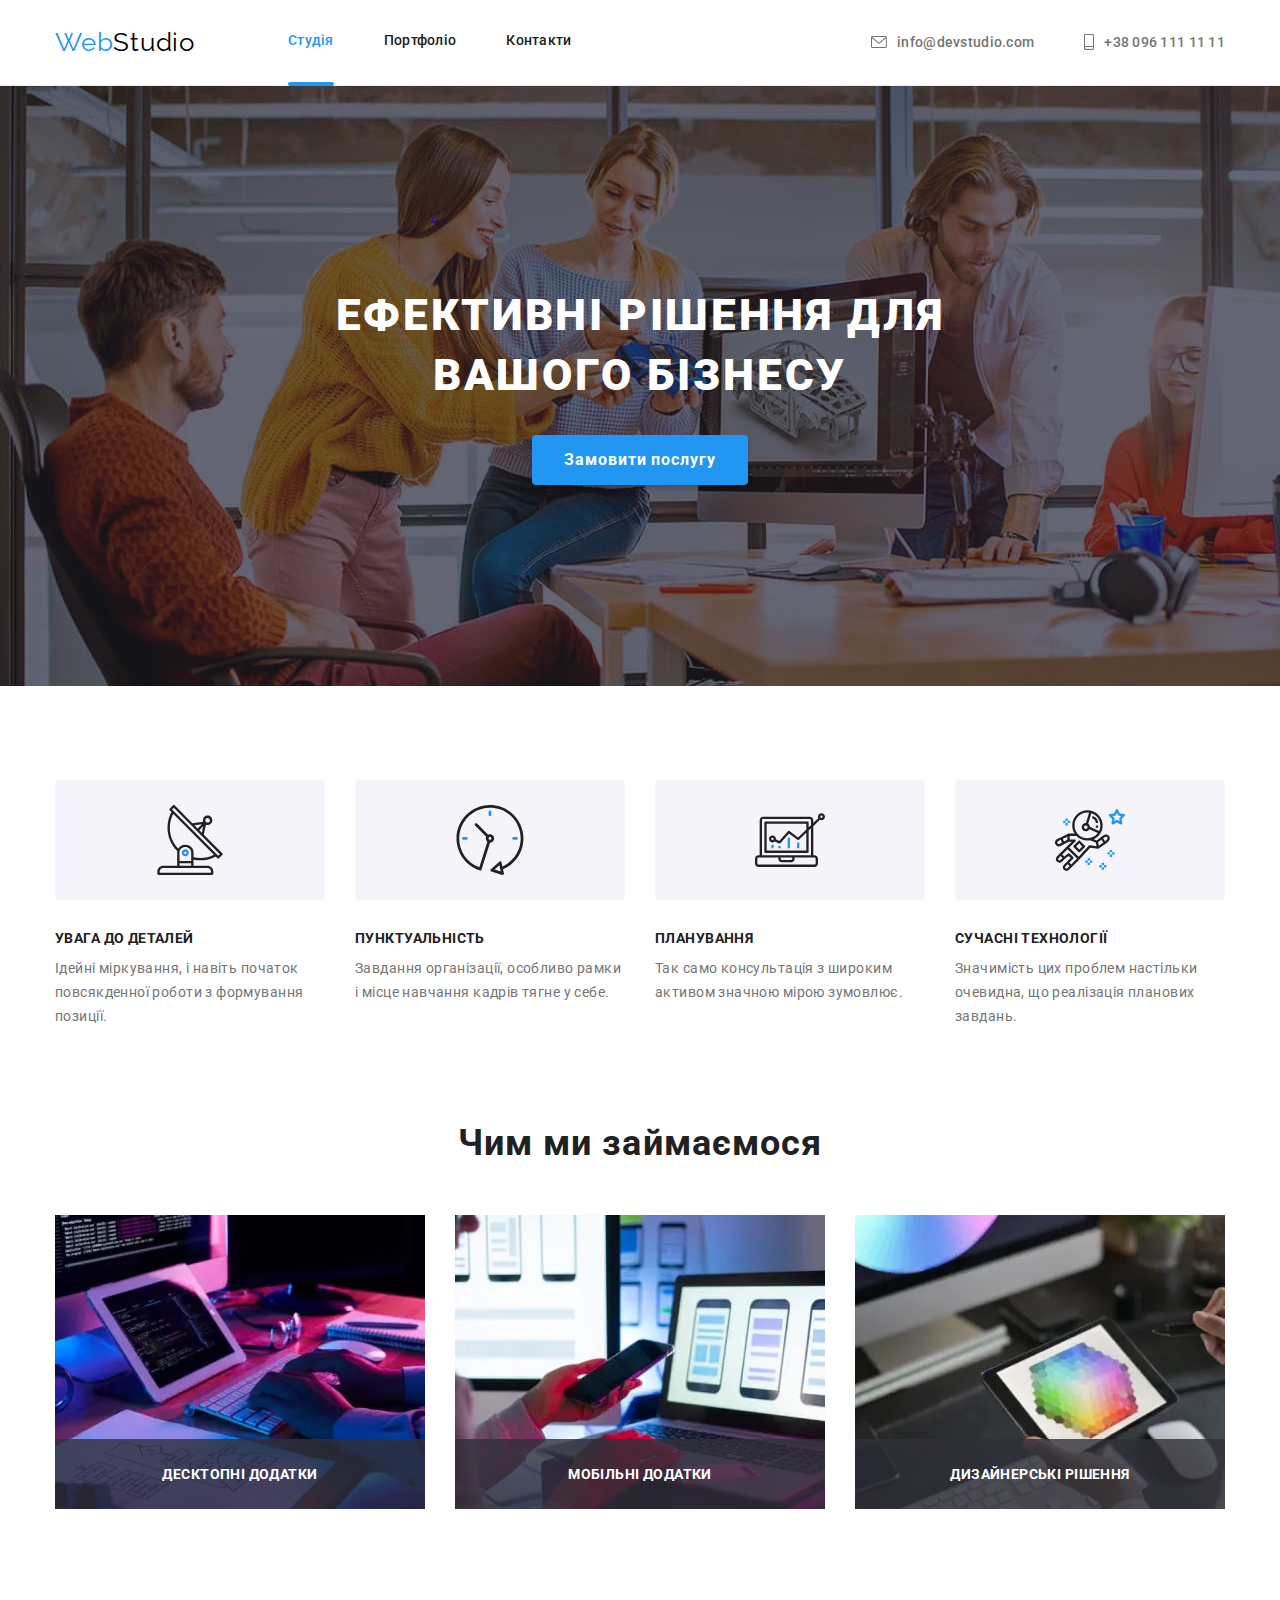
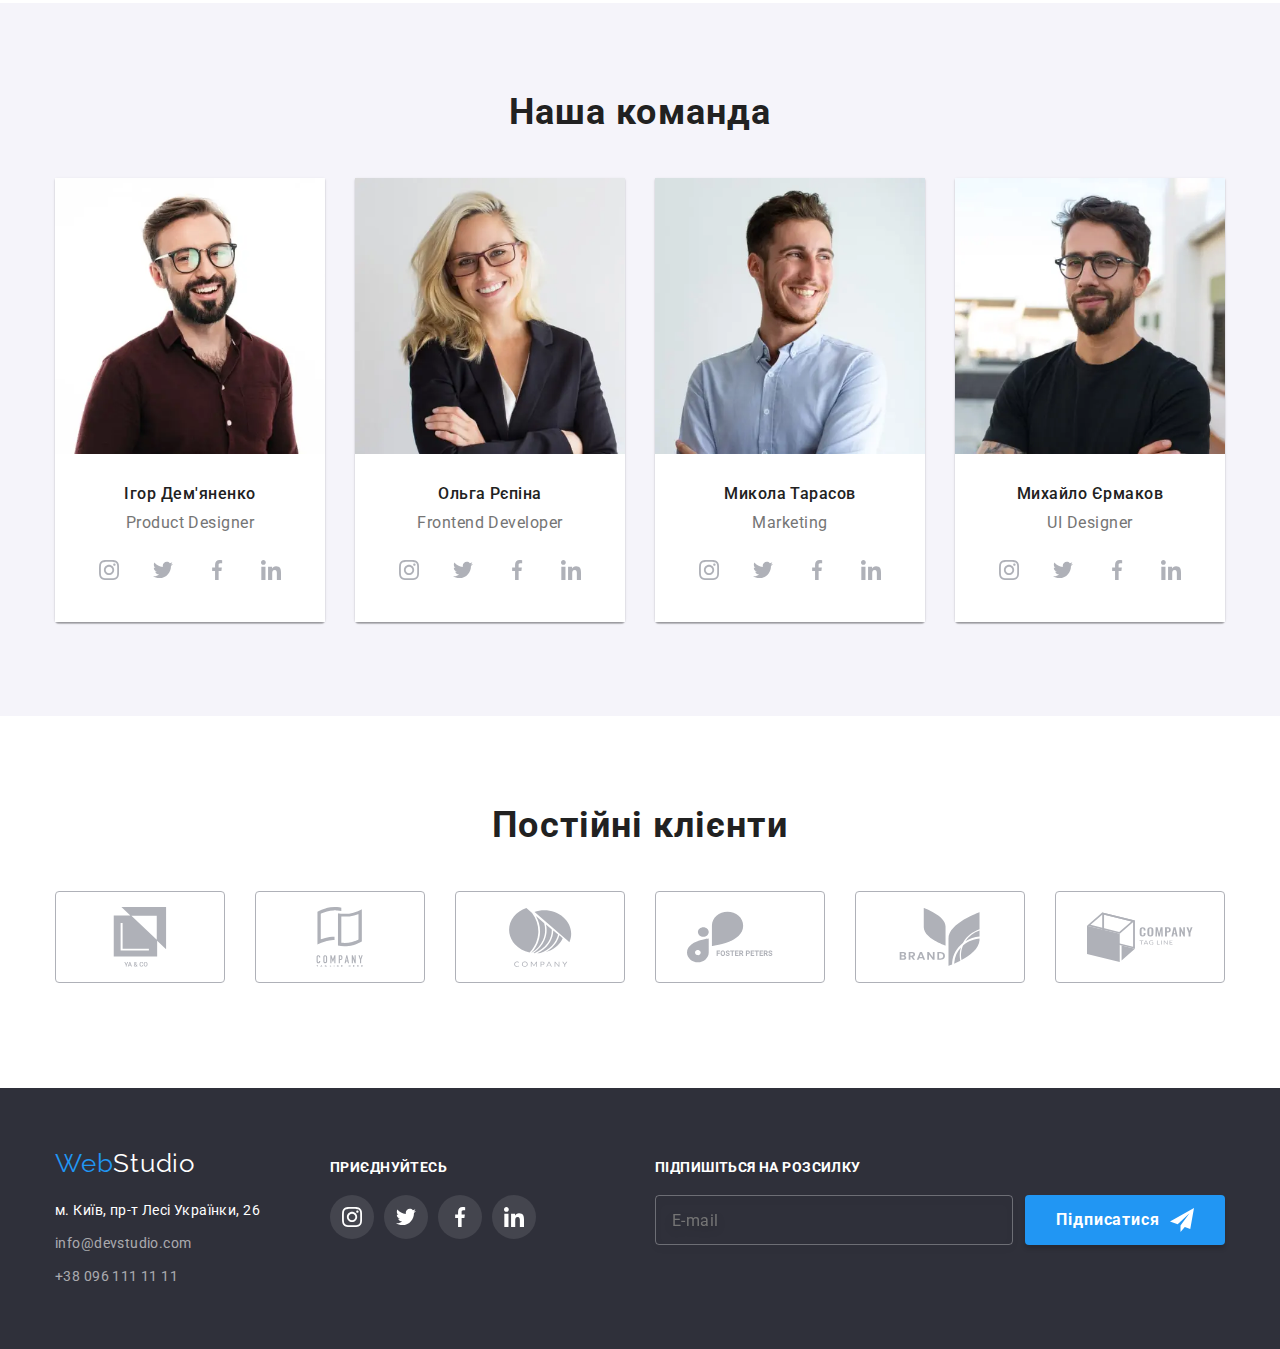
<file: index.html>
<!DOCTYPE html>
<html lang="uk">
  <head>
    <meta charset="UTF-8" />
    <meta http-equiv="X-UA-Compatible" content="IE=edge" />
    <meta name="viewport" content="width=device-width, initial-scale=1.0" />
    <link rel="preconnect" href="https://fonts.gstatic.com" crossorigin />
    <link
      href="https://fonts.googleapis.com/css2?family=Raleway:wght@700&family=Roboto:wght@400;500;700;900&display=swap"
      rel="stylesheet"
    />
    <link rel="stylesheet" href="./css/main.min.css" />
    <title>Студія</title>
  </head>
  <body>
    <header class="header">
      <div class="container header__container">
        <a href="./index.html" class="logo">Web<span class="logo--black">Studio</span></a>
        <nav>
          <ul class="navbar">
            <li class="navbar__item navbar__item--active">
              <a href="./index.html" class="navbar__link navbar__link--active">Студія</a>
            </li>
            <li class="navbar__item">
              <a href="./portfolio.html" class="navbar__link">Портфоліо</a>
            </li>
            <li class="navbar__item">
              <a href="#"   class="navbar__link">Контакти</a></li>
          </ul>
        </nav>
        <ul class="contacts">
          <li class="contacts__item">
            <a href="mailto:info@devstudio.com" class="contacts__link">
              <svg class="icon contacts__icon" width="16" height="12">
                <use href="./img/icons.svg#icon-mail"></use>
              </svg>

              info@devstudio.com</a
            >
          </li>
          <li class="contacts__item">
            <a href="tel:+380961111111" class="contacts__link">
              <svg class="icon contacts__icon" width="10" height="16">
                <use href="./img/icons.svg#icon-smartphone"></use>
              </svg>
              +38 096 111 11 11</a
            >
          </li>
        </ul>

        <button type="button" class="mobile-toggle js-open-menu" aria-expanded="false">
          <svg class="icon" width="24" height="24">
            <use href="img/icons.svg#icon-mobile-menu"></use>
          </svg>
        </button>
      </div>
    </header>

    <main>
      <section class="hero section">
        <div class="container">
          <h1 class="hero__title">
            Ефективні рішення для<br />
            вашого бізнесу
          </h1>
          <button type="button" class="hero__btn" data-modal-open>
            Замовити послугу
          </button>
        </div>
      </section>

      <section class="features section">
        <div class="container">
          <h2 hidden>Особливості</h2>
          <ul class="features__list">
            <li class="features__item">
              <div class="features__icon">
                <svg width="70" height="70">
                  <use href="./img/icons.svg#icon-antenna_1"></use>
                </svg>
              </div>
              <h3 class="features__title">УВАГА ДО ДЕТАЛЕЙ</h3>
              <p class="features__text">
                Ідейні міркування, і навіть початок повсякденної роботи з
                формування позиції.
              </p>
            </li>
            <li class="features__item">
              <div class="features__icon">
                <svg width="70" height="70">
                  <use href="./img/icons.svg#icon-clock_1"></use>
                </svg>
              </div>
              <h3 class="features__title">ПУНКТУАЛЬНІСТЬ</h3>
              <p class="features__text">
                Завдання організації, особливо рамки і місце навчання кадрів
                тягне у себе.
              </p>
            </li>
            <li class="features__item">
              <div class="features__icon">
                <svg width="70" height="70">
                  <use href="./img/icons.svg#icon-diagram_1"></use>
                </svg>
              </div>
              <h3 class="features__title">ПЛАНУВАННЯ</h3>
              <p class="features__text">
                Так само консультація з широким активом значною мірою зумовлює.
              </p>
            </li>
            <li class="features__item">
              <div class="features__icon">
                <svg width="70" height="70">
                  <use href="./img/icons.svg#icon-astronaut_1"></use>
                </svg>
              </div>
              <h3 class="features__title">СУЧАСНІ ТЕХНОЛОГІЇ</h3>
              <p class="features__text">
                Значимість цих проблем настільки очевидна, що реалізація
                планових завдань.
              </p>
            </li>
          </ul>
        </div>
      </section>

      <section class="projects section">
        <div class="container">
          <h2 class="projects__title">Чим ми займаємося</h2>
          <ul class="projects__list">
            <li class="projects__item">
              <picture>
                <source 
                srcset="./img/projects/our_projects_1_370.webp 1x, 
                ./img/projects/our_projects_1_740.webp 2x, 
                ./img/projects/our_projects_1_1110.webp 3x"
                 type="image/webp">
                <img
                  class="projects__img"
                  srcset="./img/projects/our_projects_1_370.jpg 1x, 
                  ./img/projects/our_projects_1_740.jpg 2x, 
                  ./img/projects/our_projects_1_1110.jpg 3x"
                  src="./img/projects/our_projects_1_370.jpg"
                  alt="Кодинг"
                  width="370"
                />
              </picture>
              <p class="projects__desc">Десктопні додатки</p>
            </li>
            <li class="projects__item">
              <picture>
                <source 
                srcset="./img/projects/our_projects_2_370.webp 1x, 
                ./img/projects/our_projects_2_740.webp 2x, 
                ./img/projects/our_projects_2_1110.webp 3x"
                 type="image/webp">
                <img
                  class="projects__img"
                  srcset="./img/projects/our_projects_2_370.jpg 1x, 
                  ./img/projects/our_projects_2_740.jpg 2x, 
                  ./img/projects/our_projects_2_1110.jpg 3x"
                  src="./img/projects/our_projects_2_370.jpg"
                  alt="Робота над застосунками"
                  width="370"
                />
              </picture>
              <p class="projects__desc">Мобільні додатки</p>
            </li>
            <li class="projects__item">
              <picture>
                <source 
                srcset="./img/projects/our_projects_3_370.webp 1x, 
                ./img/projects/our_projects_3_740.webp 2x, 
                ./img/projects/our_projects_3_1110.webp 3x"
                 type="image/webp">
                <img
                  class="projects__img"
                  srcset="./img/projects/our_projects_3_370.jpg 1x, 
                  ./img/projects/our_projects_3_740.jpg 2x, 
                  ./img/projects/our_projects_3_1110.jpg 3x"
                  src="./img/projects/our_projects_3_370.jpg"
                  alt="Вибір кольорової палітри"
                  width="370"
                />
              </picture>
              <p class="projects__desc">Дизайнерські рішення</p>
            </li>
          </ul>
        </div>
      </section>

      <section class="team section">
        <div class="container">
          <h2 class="team__title">Наша команда</h2>
          <ul class="team__list">
            <li class="team__card">
              <picture>
                <source 
                srcset="./img/team/our_team_1_450.webp 1x, 
                  ./img/team/our_team_1_900.webp 2x, 
                  ./img/team/our_team_1_1350.webp 3x"
                 type="image/webp">
                <img 
                srcset="./img/team/our_team_1_450.jpg 1x, 
                  ./img/team/our_team_1_900.jpg 2x, 
                  ./img/team/our_team_1_1350.jpg 3x"
                src="./img/team/our_team_1_450.jpg"
                alt="Ігор Дем'яненко"
                class="team__img"
              />
              </picture>
              <div class="card-info">
                <h3 class="card-info__title">Ігор Дем'яненко</h3>
                <p class="card-info__text" lang="en">Product Designer</p>
                <ul class="socials">
                  <li class="socials__item">
                    <a href="#" class="socials__link">
                      <svg width="20" height="20" class="icon">
                        <use href="./img/icons.svg#icon-instagram"></use>
                      </svg>
                    </a>
                  </li>
                  <li class="socials__item">
                    <a href="#" class="socials__link">
                      <svg width="20" height="20" class="icon">
                        <use href="./img/icons.svg#icon-twitter"></use>
                      </svg>
                    </a>
                  </li>
                  <li class="socials__item">
                    <a href="#" class="socials__link">
                      <svg width="20" height="20" class="icon">
                        <use href="./img/icons.svg#icon-facebook"></use>
                      </svg>
                    </a>
                  </li>
                  <li class="socials__item">
                    <a href="#" class="socials__link">
                      <svg width="20" height="20" class="icon">
                        <use href="./img/icons.svg#icon-linkedin"></use>
                      </svg>
                    </a>
                  </li>
                </ul>
              </div>
            </li>
            <li class="team__card">
              <picture>
                <source srcset="./img/team/our_team_2_450.webp 1x, 
                  ./img/team/our_team_2_900.webp 2x, 
                  ./img/team/our_team_2_1350.webp 3x"
                 type="image/webp">
                <img
                srcset="./img/team/our_team_2_450.jpg 1x, 
                  ./img/team/our_team_2_900.jpg 2x, 
                  ./img/team/our_team_2_1350.jpg 3x"
                  src="./img/team/our_team_2_450.jpg"
                  alt="Ольга Рєпіна"
                  class="team__img"
                />
              </picture>
              <div class="card-info">
                <h3  class="card-info__title">Ольга Рєпіна</h3>
                <p class="card-info__text" lang="en">Frontend Developer</p>
                <ul class="socials">
                  <li class="socials__item">
                    <a href="#" class="socials__link">
                      <svg width="20" height="20" class="icon">
                        <use href="./img/icons.svg#icon-instagram"></use>
                      </svg>
                    </a>
                  </li>
                  <li class="socials__item">
                    <a href="#" class="socials__link">
                      <svg width="20" height="20" class="icon">
                        <use href="./img/icons.svg#icon-twitter"></use>
                      </svg>
                    </a>
                  </li>
                  <li class="socials__item">
                    <a href="#" class="socials__link">
                      <svg width="20" height="20" class="icon">
                        <use href="./img/icons.svg#icon-facebook"></use>
                      </svg>
                    </a>
                  </li>
                  <li class="socials__item">
                    <a href="#" class="socials__link">
                      <svg width="20" height="20" class="icon">
                        <use href="./img/icons.svg#icon-linkedin"></use>
                      </svg>
                    </a>
                  </li>
                </ul>
              </div>
            </li>
            <li class="team__card">
              <picture>
                <source srcset="./img/team/our_team_3_450.webp 1x, 
                ./img/team/our_team_3_900.webp 2x, 
                ./img/team/our_team_3_1350.webp 3x"
                  type="image/webp">
                <img
                srcset="./img/team/our_team_3_450.jpg 1x, 
                  ./img/team/our_team_3_900.jpg 2x, 
                  ./img/team/our_team_3_1350.jpg 3x"
                  src="./img/team/our_team_3_450.jpg"
                  alt="Микола Тарасов"
                  class="team__img"
                />
              </picture>
              <div class="card-info">
                <h3 class="card-info__title">Микола Тарасов</h3>
                <p class="card-info__text" lang="en">Marketing</p>
                <ul class="socials">
                  <li class="socials__item">
                    <a href="#" class="socials__link">
                      <svg width="20" height="20" class="icon">
                        <use href="./img/icons.svg#icon-instagram"></use>
                      </svg>
                    </a>
                  </li>
                  <li class="socials__item">
                    <a href="#" class="socials__link">
                      <svg width="20" height="20" class="icon">
                        <use href="./img/icons.svg#icon-twitter"></use>
                      </svg>
                    </a>
                  </li>
                  <li class="socials__item">
                    <a href="#" class="socials__link">
                      <svg width="20" height="20" class="icon">
                        <use href="./img/icons.svg#icon-facebook"></use>
                      </svg>
                    </a>
                  </li>
                  <li class="socials__item">
                    <a href="#" class="socials__link">
                      <svg width="20" height="20" class="icon">
                        <use href="./img/icons.svg#icon-linkedin"></use>
                      </svg>
                    </a>
                  </li>
                </ul>
              </div>
            </li>
            <li class="team__card">
              <picture>
                <source srcset="./img/team/our_team_4_450.webp 1x, 
                ./img/team/our_team_4_900.webp 2x, 
                ./img/team/our_team_4_1350.webp 3x"
                type="image/webp">
                <img
                srcset="./img/team/our_team_4_450.jpg 1x, 
                ./img/team/our_team_4_900.jpg 2x, 
                ./img/team/our_team_4_1350.jpg 3x"
                  src="./img/team/our_team_4_450.jpg"
                  alt="Михайло Єрмаков"
                  class="team__img"
                />
              </picture>
              <div class="card-info">
                <h3 class="card-info__title">Михайло Єрмаков</h3>
                <p class="card-info__text" lang="en">UI Designer</p>
                <ul class="socials">
                  <li class="socials__item">
                    <a href="#" class="socials__link">
                      <svg width="20" height="20" class="icon">
                        <use href="./img/icons.svg#icon-instagram"></use>
                      </svg>
                    </a>
                  </li>
                  <li class="socials__item">
                    <a href="#" class="socials__link">
                      <svg width="20" height="20" class="icon">
                        <use href="./img/icons.svg#icon-twitter"></use>
                      </svg>
                    </a>
                  </li>
                  <li class="socials__item">
                    <a href="#" class="socials__link">
                      <svg width="20" height="20" class="icon">
                        <use href="./img/icons.svg#icon-facebook"></use>
                      </svg>
                    </a>
                  </li>
                  <li class="socials__item">
                    <a href="#" class="socials__link">
                      <svg width="20" height="20" class="icon">
                        <use href="./img/icons.svg#icon-linkedin"></use>
                      </svg>
                    </a>
                  </li>
                </ul>
              </div>
            </li>
          </ul>
        </div>
      </section>

      <section class="partners section">
        <div class="container">
          <h2 class="partners__title">Постійні клієнти</h2>
          <ul class="partners__list">
            <li class="partners__item">
              <a href="#" class="partners__link">
                <svg width="106" height="60" class="icon">
                  <use href="./img/icons.svg#icon-company_1"></use>
                </svg>
              </a>
            </li>
            <li class="partners__item">
              <a href="#" class="partners__link">
                <svg width="106" height="60" class="icon">
                  <use href="./img/icons.svg#icon-company_2"></use>
                </svg>
              </a>
            </li>
            <li class="partners__item">
              <a href="#" class="partners__link">
                <svg width="106" height="60" class="icon">
                  <use href="./img/icons.svg#icon-company_3"></use>
                </svg>
              </a>
            </li>
            <li class="partners__item">
              <a href="#" class="partners__link">
                <svg width="106" height="60" class="icon">
                  <use href="./img/icons.svg#icon-company_4"></use>
                </svg>
              </a>
            </li>
            <li class="partners__item">
              <a href="#" class="partners__link">
                <svg width="106" height="60" class="icon">
                  <use href="./img/icons.svg#icon-company_5"></use>
                </svg>
              </a>
            </li>
            <li class="partners__item">
              <a href="#" class="partners__link">
                <svg width="106" height="60" class="icon">
                  <use href="./img/icons.svg#icon-company_6"></use>
                </svg>
              </a>
            </li>
          </ul>
        </div>
      </section>

    </main>

    <footer class="footer">
      <div class="container footer__container">
        <div class="address">
          <a href="index.html" class="logo">Web<span class="logo--white">Studio</span></a>
          <address class="footer-contacts">
            <ul class="footer-contacts__list">
              <li class="footer-contacts__item">
                <a
                  href="https://goo.gl/maps/Gp3ARR3Tay99MyRA6"
                  target="_blank"
                  rel="noopener noreferrer"
                  class="footer-contacts__link footer-contacts__link--white"
                  >м. Київ, пр-т Лесі Українки, 26
                </a>
              </li>
              <li class="footer-contacts__item">
                <a href="mailto:info@devstudio.com" class="footer-contacts__link">info@devstudio.com</a>
              </li>
              <li class="footer-contacts__item">
                <a href="tel:+380961111111" class="footer-contacts__link">+38 096 111 11 11</a>
              </li>
            </ul>
          </address>
        </div>

        <div class="media">
          <h2 class="media__title">приєднуйтесь</h2>
          <ul class="media__list">
            <li class="media__item">
              <a href="#" class="media__link">
                <svg width="20" height="20">
                  <use href="./img/icons.svg#icon-instagram" class="icon"></use>
                </svg>
              </a>
            </li>
            <li class="media__item">
              <a href="#" class="media__link">
                <svg width="20" height="20">
                  <use href="./img/icons.svg#icon-twitter" class="icon"></use>
                </svg>
              </a>
            </li>
            <li class="media__item">
              <a href="#" class="media__link">
                <svg width="20" height="20">
                  <use href="./img/icons.svg#icon-facebook" class="icon"></use>
                </svg>
              </a>
            </li>
            <li class="media__item">
              <a href="#" class="media__link">
                <svg width="20" height="20">
                  <use href="./img/icons.svg#icon-linkedin" class="icon"></use>
                </svg>
              </a>
            </li>
          </ul>
        </div>

        <div class="subscription">
          <p class="subscription__text">
            Підпишіться на розсилку
          </p>
          <div class="subscription__form">
            <label class="subscription__label">
              <input type="email" class="subscription__input" placeholder="E-mail">
            </label>
            <button type="submit" 
            class="subscription__btn">
              Підписатися
              <svg class="icon" width="24" height="24">
                <use href="./img/icons.svg#icon-send"></use>
              </svg>
            </button>
          </div>
        </div>
      </div>
    </footer>

    <div class="backdrop is-hidden" data-modal>
      <div class="modal">
        <button type="button" class="modal__btn-close" data-modal-close>
          <svg class="icon modal__icon-close" width="11" height="11">
            <use href="./img/icons.svg#icon-close"></use>
          </svg>
        </button>
        <form class="form">
          <h2 class="form__title">Залиште свої дані, ми вам передзвонимо</h2>

          <div class="field">
            <div class="field__form">
              <label class="field__label" for="username">
                Ім'я
              </label>
                <input id="username" type="text" name="username" class="field__input">
                <svg class="field__icon" width="18" height="18">
                  <use href="./img/icons.svg#icon-person-black"></use>
                </svg>
            </div>
            <div class="field__form">
              <label class="field__label" for="phone_number">
                Телефон
              </label>
                <input id="phone_number" type="tel" name="phone_number" class="field__input">
                <svg class="field__icon" width="18" height="18">
                  <use href="./img/icons.svg#icon-tel-black"></use>
                </svg>
            </div>
            <div class="field__form">
              <label class="field__label" for="mail">
                Пошта
              </label>
                <input id="mail" type="email" name="email" class="field__input">
                <svg class="field__icon" width="18" height="18">
                  <use href="./img/icons.svg#icon-mail-black"></use>
                </svg>
            </div>
            <div class="field__form field__form--end">
              <label for="comment" class="field__label ">
                Коментар
              </label>
                <textarea id="comment" name="comment" class="field__comment" rows="5" placeholder="Введіть текст"></textarea>
            </div>
          </div>

          <div class="privacy">
            <label class="privacy__label">
              <input  class="privacy__input" type="checkbox" name="privacy_submit">
              <span class="privacy__checkbox"></span>
              Погоджуюся з розсилкою та приймаю
            </label>
            <a href="#"
            target="_blank"
            rel="noopener noreferrer"
            class="privacy__link"
            >Умови договору</a>
          </div>
          <button type="submit" class="privacy__btn">Відправити</button>
        </form>
      </div>
    </div>

    <div class="mobile-menu js-menu-container">
      <button type="button" class="close-btn js-close-menu">
        <svg class="icon" width="18.67" height="18.67px">
          <use href="./img/icons.svg#icon-mobile-close"></use>
        </svg>
      </button>

      <ul class="navbar-mobile">
        <li class="navbar-mobile__item">
          <a href="./index.html" class="navbar-mobile__link navbar-mobile__link--active">Студія</a>
        </li>
        <li class="navbar-mobile__item">
          <a href="./portfolio.html" class="navbar-mobile__link">Портфоліо</a>
        </li>
        <li class="navbar-mobile__item">
          <a href="#"   class="navbar-mobile__link">Контакти</a></li>
      </ul>
      <ul class="contacts-mobile">
        <li class="contacts-mobile__item">
          <a href="tel:+380961111111" class="contacts-mobile__link contacts-mobile__link--accent">+38 096 111 11 11</a>
        </li>
        <li class="contacts-mobile__item">
          <a href="mailto:info@devstudio.com" class="contacts-mobile__link ">info@devstudio.com</a>
        </li>
      </ul>

      <ul class="socials-mobile">
        <li class="socials-mobile__item">
          <a href="#" class="socials-mobile__link">Instagram</a>
        </li>
        <li class="socials-mobile__item">
          <a href="#" class="socials-mobile__link">Twitter</a>
        </li>
        <li class="socials-mobile__item">
          <a href="#" class="socials-mobile__link">Facebook</a>
        </li>
        <li class="socials-mobile__item">
          <a href="#" class="socials-mobile__link">LinkedIn</a>
        </li>
      </ul>
    </div>

    <script src="./js/modal.js"></script>
    <script src="./js/mobile-menu.js"></script>
  </body>
</html>
</file>
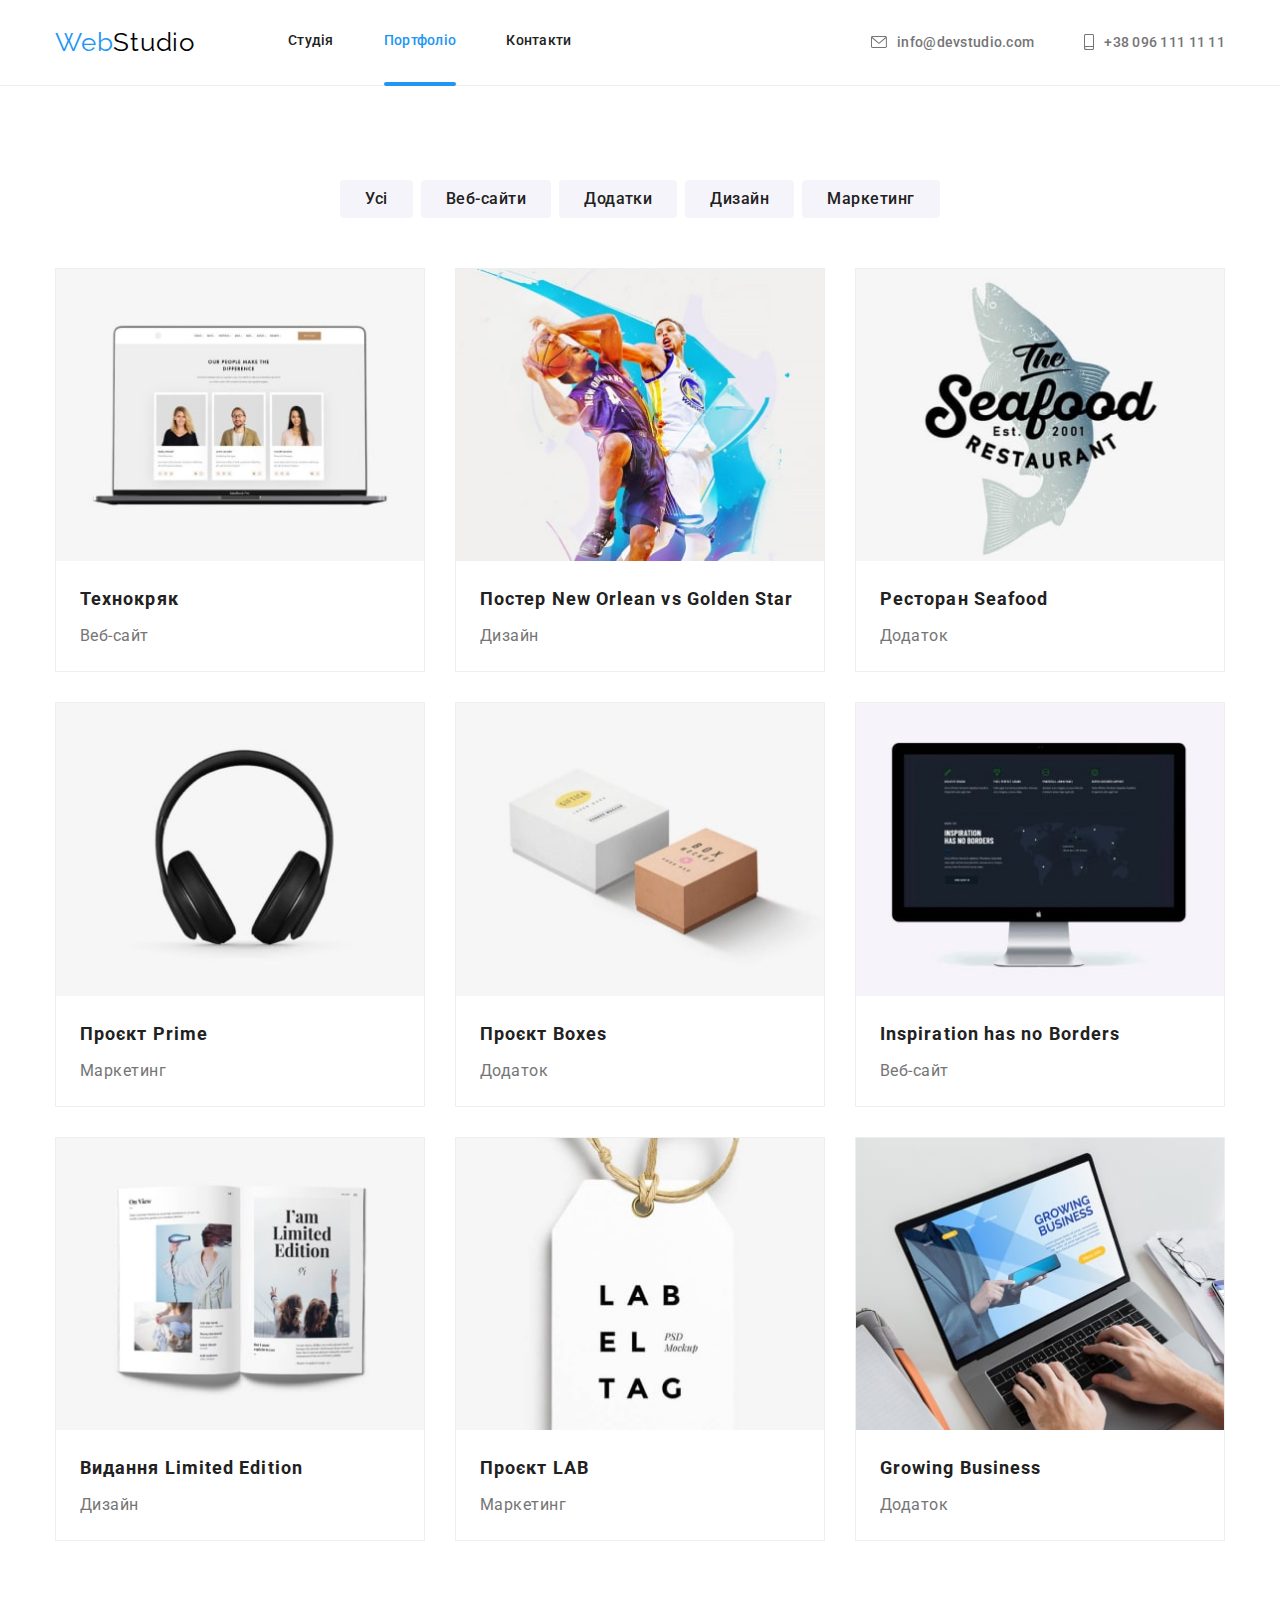
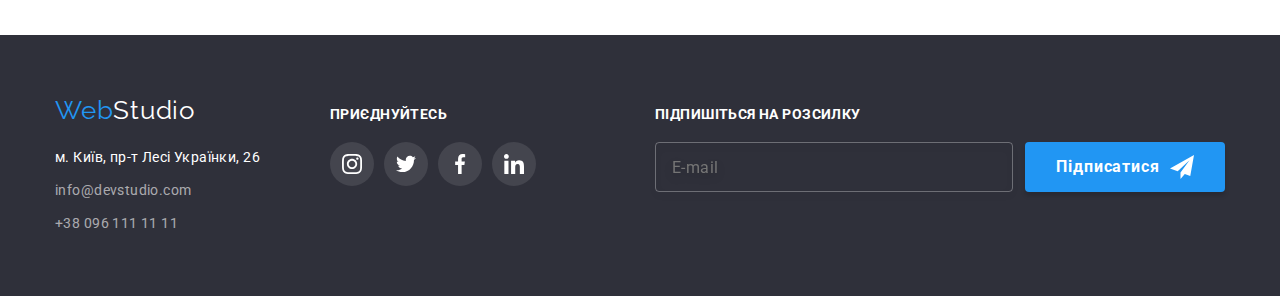
<file: portfolio.html>
<!DOCTYPE html>
<html lang="uk">
  <head>
    <meta charset="UTF-8" />
    <meta http-equiv="X-UA-Compatible" content="IE=edge" />
    <meta name="viewport" content="width=device-width, initial-scale=1.0" />
    <link rel="preconnect" href="https://fonts.gstatic.com" crossorigin />
    <link
      href="https://fonts.googleapis.com/css2?family=Raleway:wght@700&family=Roboto:wght@400;500;700;900&display=swap"
      rel="stylesheet"
    />
    <link rel="stylesheet" href="./css/portfolio.min.css" />
    <title>Портфоліо</title>
  </head>
  <body>
    <header class="header">
      <div class="container header__container">
        <a href="./index.html" class="logo">Web<span class="logo--black">Studio</span></a>
        <nav>
          <ul class="navbar">
            <li class="navbar__item">
              <a href="./index.html" class="navbar__link">Студія</a>
            </li>
            <li class="navbar__item navbar__item--active">
              <a href="./portfolio.html" class="navbar__link navbar__link--active">Портфоліо</a>
            </li>
            <li class="navbar__item "><a href="#" class="navbar__link">Контакти</a></li>
          </ul>
        </nav>
        <ul class="contacts">
          <li class="contacts__item">
            <a href="mailto:info@devstudio.com" class="contacts__link">
              <svg class="icon contacts__icon" width="16" height="12">
                <use href="./img/icons.svg#icon-mail"></use>
              </svg>

              info@devstudio.com</a
            >
          </li>
          <li class="contacts__item">
            <a href="tel:+380961111111" class="contacts__link">
              <svg class="icon contacts__icon" width="10" height="16">
                <use href="./img/icons.svg#icon-smartphone"></use>
              </svg>
              +38 096 111 11 11</a
            >
          </li>
        </ul>

        <button type="button" class="mobile-toggle js-open-menu" aria-expanded="false">
          <svg class="icon" width="24" height="24">
            <use href="img/icons.svg#icon-mobile-menu"></use>
          </svg>
        </button>
      </div>
    </header>

    <main>
      <section class="portfolio-cards section">
        <div class="container">
          <h1 hidden>Портфоліо</h1>
          <ul class="button-list">
            <li class="button-list__item">
              <button type="button" class="button-list__filter">Усі</button>
            </li>
            <li class="button-list__item">
              <button type="button" class="button-list__filter">Веб-сайти</button>
            </li>
            <li class="button-list__item">
              <button type="button" class="button-list__filter">Додатки</button>
            </li>
            <li class="button-list__item">
              <button type="button" class="button-list__filter">Дизайн</button>
            </li>
            <li class="button-list__item">
              <button type="button" class="button-list__filter">Маркетинг</button>
            </li>
          </ul>

          <ul class="portfolio-list">
            <li class="portfolio-list__item">
              <a href="#" class="portfolio-list__link">
                <div class="img-wrapper">
                  <picture>
                    <source media="(min-width: 1200px)" 
                    srcset="./img/porfolio_card/desctop/card_1_370.jpg 1x,
                    ./img/porfolio_card/desctop/card_1_740.jpg 2x,
                    ./img/porfolio_card/desctop/card_1_1110.jpg 3x"
                    >
                    <source media="(min-width: 1200px)" 
                    srcset="./img/porfolio_card/desctop/card_1_370.webp 1x,
                    ./img/porfolio_card/desctop/card_1_740.webp 2x,
                    ./img/porfolio_card/desctop/card_1_1110.webp 3x"
                    >
                    <source media="(min-width: 768px)" 
                    srcset="./img/porfolio_card/tablet/card_1_354.jpg 1x, 
                    ./img/porfolio_card/tablet/card_1_708.jpg 2x,
                    ./img/porfolio_card/tablet/card_1_1062.jpg 3x"
                    >
                    <source media="(min-width: 768px)" 
                    srcset="./img/porfolio_card/tablet/card_1_354.webp 1x, 
                    ./img/porfolio_card/tablet/card_1_708.webp 2x,
                    ./img/porfolio_card/tablet/card_1_1062.webp 3x"
                    >
                    <source media="(max-width: 767px)" 
                    srcset="./img/porfolio_card/mobile/card_1_450.jpg 1x,
                    ./img/porfolio_card/mobile/card_1_900.jpg 2x,
                    ./img/porfolio_card/mobile/card_1_1350.jpg 3x"
                    >
                    <source media="(max-width: 767px)" 
                    srcset="./img/porfolio_card/mobile/card_1_450.webp 1x,
                    ./img/porfolio_card/mobile/card_1_900.webp 2x,
                    ./img/porfolio_card/mobile/card_1_1350.webp 3x"
                    >
                    <img src="./img/porfolio_card/desctop/card_1_370.jpg" 
                    alt="Технокряк" />
                  </picture>
                  <p class="img-wrapper__text-overlay">
                    Ресурс пропонує комплексні пропозиції з різним рівнем
                    функціоналу та сервісів. Все це дозволить відвідувачу
                    отримати вичерпні відомості про компанію чи приватну особу.
                  </p>
                </div>
                <div class="portfolio-meta">
                  <h2 class="portfolio-meta__title">Технокряк</h2>
                  <p class="portfolio-meta__text">Веб-сайт</p>
                </div>
              </a>
            </li>
            <li class="portfolio-list__item">
              <a href="#" class="portfolio-list__link">
                <div class="img-wrapper">
                  <picture>
                    <source media="(min-width: 1200px)" 
                    srcset="./img/porfolio_card/desctop/card_2_370.jpg 1x,
                    ./img/porfolio_card/desctop/card_2_740.jpg 2x,
                    ./img/porfolio_card/desctop/card_2_1110.jpg 3x"
                    >
                    <source media="(min-width: 1200px)" 
                    srcset="./img/porfolio_card/desctop/card_2_370.webp 1x,
                    ./img/porfolio_card/desctop/card_2_740.webp 2x,
                    ./img/porfolio_card/desctop/card_2_1110.webp 3x"
                    >
                    <source media="(min-width: 768px)" 
                    srcset="./img/porfolio_card/tablet/card_2_354.jpg 1x, 
                    ./img/porfolio_card/tablet/card_2_708.jpg 2x,
                    ./img/porfolio_card/tablet/card_2_1062.jpg 3x"
                    >
                    <source media="(min-width: 768px)" 
                    srcset="./img/porfolio_card/tablet/card_2_354.webp 1x, 
                    ./img/porfolio_card/tablet/card_2_708.webp 2x,
                    ./img/porfolio_card/tablet/card_2_1062.webp 3x"
                    >
                    <source media="(max-width: 767px)" 
                    srcset="./img/porfolio_card/mobile/card_2_450.jpg 1x,
                    ./img/porfolio_card/mobile/card_2_900.jpg 2x,
                    ./img/porfolio_card/mobile/card_2_1350.jpg 3x"
                    >
                    <source media="(max-width: 767px)" 
                    srcset="./img/porfolio_card/mobile/card_2_450.webp 1x,
                    ./img/porfolio_card/mobile/card_2_900.webp 2x,
                    ./img/porfolio_card/mobile/card_2_1350.webp 3x"
                    >
                    <img
                      src="./img/porfolio_card/desctop/card_2_370.jpg"
                      alt="Постер New Orlean vs Golden Star"
                    />
                  </picture>
                  <p class="img-wrapper__text-overlay">
                    Ресурс пропонує комплексні пропозиції з різним рівнем
                    функціоналу та сервісів. Все це дозволить відвідувачу
                    отримати вичерпні відомості про компанію чи приватну особу.
                  </p>
                </div>
                <div class="portfolio-meta">
                  <h2 class="portfolio-meta__title">
                    Постер <span lang="en">New Orlean vs Golden Star</span>
                  </h2>
                  <p class="portfolio-meta__text">Дизайн</p>
                </div>
              </a>
            </li>
            <li class="portfolio-list__item">
              <a href="#" class="portfolio-list__link">
                <div class="img-wrapper">
                  <picture>
                    <source media="(min-width: 1200px)" 
                    srcset="./img/porfolio_card/desctop/card_3_370.jpg 1x,
                    ./img/porfolio_card/desctop/card_3_740.jpg 2x,
                    ./img/porfolio_card/desctop/card_3_1110.jpg 3x"
                    >
                    <source media="(min-width: 1200px)" 
                    srcset="./img/porfolio_card/desctop/card_3_370.webp 1x,
                    ./img/porfolio_card/desctop/card_3_740.webp 2x,
                    ./img/porfolio_card/desctop/card_3_1110.webp 3x"
                    >
                    <source media="(min-width: 768px)" 
                    srcset="./img/porfolio_card/tablet/card_3_354.jpg 1x, 
                    ./img/porfolio_card/tablet/card_3_708.jpg 2x,
                    ./img/porfolio_card/tablet/card_3_1062.jpg 3x"
                    >
                    <source media="(min-width: 768px)" 
                    srcset="./img/porfolio_card/tablet/card_3_354.webp 1x, 
                    ./img/porfolio_card/tablet/card_3_708.webp 2x,
                    ./img/porfolio_card/tablet/card_3_1062.webp 3x"
                    >
                    <source media="(max-width: 767px)" 
                    srcset="./img/porfolio_card/mobile/card_3_450.jpg 1x,
                    ./img/porfolio_card/mobile/card_3_900.jpg 2x,
                    ./img/porfolio_card/mobile/card_3_1350.jpg 3x"
                    >
                    <source media="(max-width: 767px)" 
                    srcset="./img/porfolio_card/mobile/card_3_450.webp 1x,
                    ./img/porfolio_card/mobile/card_3_900.webp 2x,
                    ./img/porfolio_card/mobile/card_3_1350.webp 3x"
                    >
                    <img
                      src="./img/porfolio_card/desctop/card_3_370.jpg"
                      alt="Ресторан Seafood"
                    />
                  </picture>
                  <p class="img-wrapper__text-overlay">
                    Ресурс пропонує комплексні пропозиції з різним рівнем
                    функціоналу та сервісів. Все це дозволить відвідувачу
                    отримати вичерпні відомості про компанію чи приватну особу.
                  </p>
                </div>
                <div class="portfolio-meta">
                  <h2 class="portfolio-meta__title">Ресторан <span lang="en">Seafood</span></h2>
                  <p class="portfolio-meta__text">Додаток</p>
                </div>
              </a>
            </li>
            <li class="portfolio-list__item">
              <a href="#" class="portfolio-list__link">
                <div class="img-wrapper">
                  <picture>
                    <source media="(min-width: 1200px)" 
                    srcset="./img/porfolio_card/desctop/card_4_370.jpg 1x,
                    ./img/porfolio_card/desctop/card_4_740.jpg 2x,
                    ./img/porfolio_card/desctop/card_4_1110.jpg 3x"
                    >
                    <source media="(min-width: 1200px)" 
                    srcset="./img/porfolio_card/desctop/card_4_370.webp 1x,
                    ./img/porfolio_card/desctop/card_4_740.webp 2x,
                    ./img/porfolio_card/desctop/card_4_1110.webp 3x"
                    >
                    <source media="(min-width: 768px)" 
                    srcset="./img/porfolio_card/tablet/card_4_354.jpg 1x, 
                    ./img/porfolio_card/tablet/card_4_708.jpg 2x,
                    ./img/porfolio_card/tablet/card_4_1062.jpg 3x"
                    >
                    <source media="(min-width: 768px)" 
                    srcset="./img/porfolio_card/tablet/card_4_354.webp 1x, 
                    ./img/porfolio_card/tablet/card_4_708.webp 2x,
                    ./img/porfolio_card/tablet/card_4_1062.webp 3x"
                    >
                    <source media="(max-width: 767px)" 
                    srcset="./img/porfolio_card/mobile/card_4_450.jpg 1x,
                    ./img/porfolio_card/mobile/card_4_900.jpg 2x,
                    ./img/porfolio_card/mobile/card_4_1350.jpg 3x"
                    >
                    <source media="(max-width: 767px)" 
                    srcset="./img/porfolio_card/mobile/card_4_450.webp 1x,
                    ./img/porfolio_card/mobile/card_4_900.webp 2x,
                    ./img/porfolio_card/mobile/card_4_1350.webp 3x"
                    >
                    <img
                      src="./img/porfolio_card/desctop/card_4_370.jpg"
                      alt="Проєкт Prime"
                    />
                  </picture>
                  <p class="img-wrapper__text-overlay">
                    Ресурс пропонує комплексні пропозиції з різним рівнем
                    функціоналу та сервісів. Все це дозволить відвідувачу
                    отримати вичерпні відомості про компанію чи приватну особу.
                  </p>
                </div>
                <div class="portfolio-meta">
                  <h2 class="portfolio-meta__title">Проєкт <span lang="en">Prime</span></h2>
                  <p class="portfolio-meta__text">Маркетинг</p>
                </div>
              </a>
            </li>
            <li class="portfolio-list__item">
              <a href="#" class="portfolio-list__link">
                <div class="img-wrapper">
                  <picture>
                    <source media="(min-width: 1200px)" 
                    srcset="./img/porfolio_card/desctop/card_5_370.jpg 1x,
                    ./img/porfolio_card/desctop/card_5_740.jpg 2x,
                    ./img/porfolio_card/desctop/card_5_1110.jpg 3x"
                    >
                    <source media="(min-width: 1200px)" 
                    srcset="./img/porfolio_card/desctop/card_5_370.webp 1x,
                    ./img/porfolio_card/desctop/card_5_740.webp 2x,
                    ./img/porfolio_card/desctop/card_5_1110.webp 3x"
                    >
                    <source media="(min-width: 768px)" 
                    srcset="./img/porfolio_card/tablet/card_5_354.jpg 1x, 
                    ./img/porfolio_card/tablet/card_5_708.jpg 2x,
                    ./img/porfolio_card/tablet/card_5_1062.jpg 3x"
                    >
                    <source media="(min-width: 768px)" 
                    srcset="./img/porfolio_card/tablet/card_5_354.webp 1x, 
                    ./img/porfolio_card/tablet/card_5_708.webp 2x,
                    ./img/porfolio_card/tablet/card_5_1062.webp 3x"
                    >
                    <source media="(max-width: 767px)" 
                    srcset="./img/porfolio_card/mobile/card_5_450.jpg 1x,
                    ./img/porfolio_card/mobile/card_5_900.jpg 2x,
                    ./img/porfolio_card/mobile/card_5_1350.jpg 3x"
                    >
                    <source media="(max-width: 767px)" 
                    srcset="./img/porfolio_card/mobile/card_5_450.webp 1x,
                    ./img/porfolio_card/mobile/card_5_900.webp 2x,
                    ./img/porfolio_card/mobile/card_5_1350.webp 3x"
                    >
                    <img
                      src="./img/porfolio_card/desctop/card_5_370.jpg"
                      alt="Проєкт Boxes"
                    />
                  </picture>
                  <p class="img-wrapper__text-overlay">
                    Ресурс пропонує комплексні пропозиції з різним рівнем
                    функціоналу та сервісів. Все це дозволить відвідувачу
                    отримати вичерпні відомості про компанію чи приватну особу.
                  </p>
                </div>
                <div class="portfolio-meta">
                  <h2 class="portfolio-meta__title">Проєкт <span lang="en">Boxes</span></h2>
                  <p class="portfolio-meta__text">Додаток</p>
                </div>
              </a>
            </li>
            <li class="portfolio-list__item">
              <a href="#" class="portfolio-list__link">
                <div class="img-wrapper">
                  <picture>
                    <source media="(min-width: 1200px)" 
                    srcset="./img/porfolio_card/desctop/card_6_370.jpg 1x,
                    ./img/porfolio_card/desctop/card_6_740.jpg 2x,
                    ./img/porfolio_card/desctop/card_6_1110.jpg 3x"
                    >
                    <source media="(min-width: 1200px)" 
                    srcset="./img/porfolio_card/desctop/card_6_370.webp 1x,
                    ./img/porfolio_card/desctop/card_6_740.webp 2x,
                    ./img/porfolio_card/desctop/card_6_1110.webp 3x"
                    >
                    <source media="(min-width: 768px)" 
                    srcset="./img/porfolio_card/tablet/card_6_354.jpg 1x, 
                    ./img/porfolio_card/tablet/card_6_708.jpg 2x,
                    ./img/porfolio_card/tablet/card_6_1062.jpg 3x"
                    >
                    <source media="(min-width: 768px)" 
                    srcset="./img/porfolio_card/tablet/card_6_354.webp 1x, 
                    ./img/porfolio_card/tablet/card_6_708.webp 2x,
                    ./img/porfolio_card/tablet/card_6_1062.webp 3x"
                    >
                    <source media="(max-width: 767px)" 
                    srcset="./img/porfolio_card/mobile/card_6_450.jpg 1x,
                    ./img/porfolio_card/mobile/card_6_900.jpg 2x,
                    ./img/porfolio_card/mobile/card_6_1350.jpg 3x"
                    >
                    <source media="(max-width: 767px)" 
                    srcset="./img/porfolio_card/mobile/card_6_450.webp 1x,
                    ./img/porfolio_card/mobile/card_6_900.webp 2x,
                    ./img/porfolio_card/mobile/card_6_1350.webp 3x"
                    >
                    <img
                      src="./img/porfolio_card/desctop/card_6_370.jpg"
                      alt="Inspiration has no Borders"
                    />
                  </picture>
                  <p class="img-wrapper__text-overlay">
                    Ресурс пропонує комплексні пропозиції з різним рівнем
                    функціоналу та сервісів. Все це дозволить відвідувачу
                    отримати вичерпні відомості про компанію чи приватну особу.
                  </p>
                </div>
                <div class="portfolio-meta">
                  <h2 class="portfolio-meta__title" lang="en">Inspiration has no Borders</h2>
                  <p class="portfolio-meta__text">Веб-сайт</p>
                </div>
              </a>
            </li>
            <li class="portfolio-list__item">
              <a href="#" class="portfolio-list__link">
                <div class="img-wrapper">
                  <picture>
                    <source media="(min-width: 1200px)" 
                    srcset="./img/porfolio_card/desctop/card_7_370.jpg 1x,
                    ./img/porfolio_card/desctop/card_7_740.jpg 2x,
                    ./img/porfolio_card/desctop/card_7_1110.jpg 3x"
                    >
                    <source media="(min-width: 1200px)" 
                    srcset="./img/porfolio_card/desctop/card_7_370.webp 1x,
                    ./img/porfolio_card/desctop/card_7_740.webp 2x,
                    ./img/porfolio_card/desctop/card_7_1110.webp 3x"
                    >
                    <source media="(min-width: 768px)" 
                    srcset="./img/porfolio_card/tablet/card_7_354.jpg 1x, 
                    ./img/porfolio_card/tablet/card_7_708.jpg 2x,
                    ./img/porfolio_card/tablet/card_7_1062.jpg 3x"
                    >
                    <source media="(min-width: 768px)" 
                    srcset="./img/porfolio_card/tablet/card_7_354.webp 1x, 
                    ./img/porfolio_card/tablet/card_7_708.webp 2x,
                    ./img/porfolio_card/tablet/card_7_1062.webp 3x"
                    >
                    <source media="(max-width: 767px)" 
                    srcset="./img/porfolio_card/mobile/card_7_450.jpg 1x,
                    ./img/porfolio_card/mobile/card_7_900.jpg 2x,
                    ./img/porfolio_card/mobile/card_7_1350.jpg 3x"
                    >
                    <source media="(max-width: 767px)" 
                    srcset="./img/porfolio_card/mobile/card_7_450.webp 1x,
                    ./img/porfolio_card/mobile/card_7_900.webp 2x,
                    ./img/porfolio_card/mobile/card_7_1350.webp 3x"
                    >
                    <img
                      src="./img/porfolio_card/desctop/card_7_370.jpg"
                      alt="Видання Limited Edition"
                    />
                  </picture>
                  <p class="img-wrapper__text-overlay">
                    Ресурс пропонує комплексні пропозиції з різним рівнем
                    функціоналу та сервісів. Все це дозволить відвідувачу
                    отримати вичерпні відомості про компанію чи приватну особу.
                  </p>
                </div>
                <div class="portfolio-meta">
                  <h2 class="portfolio-meta__title">Видання <span lang="en">Limited Edition</span></h2>
                  <p class="portfolio-meta__text">Дизайн</p>
                </div>
              </a>
            </li>
            <li class="portfolio-list__item">
              <a href="#" class="portfolio-list__link">
                <div class="img-wrapper">
                  <picture>
                    <source media="(min-width: 1200px)" 
                    srcset="./img/porfolio_card/desctop/card_8_370.jpg 1x,
                    ./img/porfolio_card/desctop/card_8_740.jpg 2x,
                    ./img/porfolio_card/desctop/card_8_1110.jpg 3x"
                    >
                    <source media="(min-width: 1200px)" 
                    srcset="./img/porfolio_card/desctop/card_8_370.webp 1x,
                    ./img/porfolio_card/desctop/card_8_740.webp 2x,
                    ./img/porfolio_card/desctop/card_8_1110.webp 3x"
                    >
                    <source media="(min-width: 768px)" 
                    srcset="./img/porfolio_card/tablet/card_8_354.jpg 1x, 
                    ./img/porfolio_card/tablet/card_8_708.jpg 2x,
                    ./img/porfolio_card/tablet/card_8_1062.jpg 3x"
                    >
                    <source media="(min-width: 768px)" 
                    srcset="./img/porfolio_card/tablet/card_8_354.webp 1x, 
                    ./img/porfolio_card/tablet/card_8_708.webp 2x,
                    ./img/porfolio_card/tablet/card_8_1062.webp 3x"
                    >
                    <source media="(max-width: 767px)" 
                    srcset="./img/porfolio_card/mobile/card_8_450.jpg 1x,
                    ./img/porfolio_card/mobile/card_8_900.jpg 2x,
                    ./img/porfolio_card/mobile/card_8_1350.jpg 3x"
                    >
                    <source media="(max-width: 767px)" 
                    srcset="./img/porfolio_card/mobile/card_8_450.webp 1x,
                    ./img/porfolio_card/mobile/card_8_900.webp 2x,
                    ./img/porfolio_card/mobile/card_8_1350.webp 3x"
                    >
                    <img src="./img/porfolio_card/desctop/card_8_370.jpg"
                    alt="Проєкт LAB" 
                                    />
                  </picture>
                  <p class="img-wrapper__text-overlay">
                    Ресурс пропонує комплексні пропозиції з різним рівнем
                    функціоналу та сервісів. Все це дозволить відвідувачу
                    отримати вичерпні відомості про компанію чи приватну особу.
                  </p>
                </div>
                <div class="portfolio-meta">
                  <h2 class="portfolio-meta__title">Проєкт <span lang="en">LAB</span></h2>
                  <p class="portfolio-meta__text">Маркетинг</p>
                </div>
              </a>
            </li>
            <li class="portfolio-list__item">
              <a href="#" class="portfolio-list__link">
                <div class="img-wrapper">
                  <picture>
                    <source media="(min-width: 1200px)" 
                    srcset="./img/porfolio_card/desctop/card_9_370.jpg 1x,
                    ./img/porfolio_card/desctop/card_9_740.jpg 2x,
                    ./img/porfolio_card/desctop/card_9_1110.jpg 3x"
                    >
                    <source media="(min-width: 1200px)" 
                    srcset="./img/porfolio_card/desctop/card_9_370.webp 1x,
                    ./img/porfolio_card/desctop/card_9_740.webp 2x,
                    ./img/porfolio_card/desctop/card_9_1110.webp 3x"
                    >
                    <source media="(min-width: 768px)" 
                    srcset="./img/porfolio_card/tablet/card_9_354.jpg 1x, 
                    ./img/porfolio_card/tablet/card_9_708.jpg 2x,
                    ./img/porfolio_card/tablet/card_9_1062.jpg 3x"
                    >
                    <source media="(min-width: 768px)" 
                    srcset="./img/porfolio_card/tablet/card_9_354.webp 1x, 
                    ./img/porfolio_card/tablet/card_9_708.webp 2x,
                    ./img/porfolio_card/tablet/card_9_1062.webp 3x"
                    >
                    <source media="(max-width: 767px)" 
                    srcset="./img/porfolio_card/mobile/card_9_450.jpg 1x,
                    ./img/porfolio_card/mobile/card_9_900.jpg 2x,
                    ./img/porfolio_card/mobile/card_9_1350.jpg 3x"
                    >
                    <source media="(max-width: 767px)" 
                    srcset="./img/porfolio_card/mobile/card_9_450.webp 1x,
                    ./img/porfolio_card/mobile/card_9_900.webp 2x,
                    ./img/porfolio_card/mobile/card_9_1350.webp 3x"
                    >
                    <img
                      src="./img/porfolio_card/desctop/card_9_370.jpg"
                      alt="Growing Business"
                    />
                  </picture>
                  <p class="img-wrapper__text-overlay">
                    Ресурс пропонує комплексні пропозиції з різним рівнем
                    функціоналу та сервісів. Все це дозволить відвідувачу
                    отримати вичерпні відомості про компанію чи приватну особу.
                  </p>
                </div>
                <div class="portfolio-meta">
                  <h2 class="portfolio-meta__title" lang="en">Growing Business</h2>
                  <p class="portfolio-meta__text">Додаток</p>
                </div>
              </a>
            </li>
          </ul>
        </div>
      </section>
    </main>

    <footer class="footer">
      <div class="container footer__container">
        <div class="address">
          <a href="index.html" class="logo">Web<span class="logo--white">Studio</span></a>
          <address class="footer-contacts">
            <ul class="footer-contacts__list">
              <li class="footer-contacts__item">
                <a
                  href="https://goo.gl/maps/Gp3ARR3Tay99MyRA6"
                  target="_blank"
                  rel="noopener noreferrer"
                  class="footer-contacts__link footer-contacts__link--white"
                  >м. Київ, пр-т Лесі Українки, 26
                </a>
              </li>
              <li class="footer-contacts__item">
                <a href="mailto:info@devstudio.com" class="footer-contacts__link">info@devstudio.com</a>
              </li>
              <li class="footer-contacts-item">
                <a href="tel:+380961111111" class="footer-contacts__link">+38 096 111 11 11</a>
              </li>
            </ul>
          </address>
        </div>

        <div class="media">
          <h2 class="media__title">приєднуйтесь</h2>
          <ul class="media__list">
            <li class="media__item">
              <a href="#" class="media__link">
                <svg width="20" height="20">
                  <use href="./img/icons.svg#icon-instagram" class="icon"></use>
                </svg>
              </a>
            </li>
            <li class="media__item">
              <a href="#" class="media__link">
                <svg width="20" height="20">
                  <use href="./img/icons.svg#icon-twitter" class="icon"></use>
                </svg>
              </a>
            </li>
            <li class="media__item">
              <a href="#" class="media__link">
                <svg width="20" height="20">
                  <use href="./img/icons.svg#icon-facebook" class="icon"></use>
                </svg>
              </a>
            </li>
            <li class="media__item">
              <a href="#" class="media__link">
                <svg width="20" height="20">
                  <use href="./img/icons.svg#icon-linkedin" class="icon"></use>
                </svg>
              </a>
            </li>
          </ul>
        </div>

        <div class="subscription">
          <p class="subscription__text">
            Підпишіться на розсилку
          </p>
          <div class="subscription__form">
            <label class="subscription__label">
              <input type="email" class="subscription__input" placeholder="E-mail">
            </label>
            <button type="submit" 
            class="subscription__btn">
              Підписатися
              <svg class="icon" width="24" height="24">
                <use href="./img/icons.svg#icon-send"></use>
              </svg>
            </button>
          </div>
        </div>
      </div>
    </footer>

    <div class="mobile-menu js-menu-container">
      <button type="button" class="close-btn js-close-menu">
        <svg class="icon" width="18.67" height="18.67px">
          <use href="./img/icons.svg#icon-mobile-close"></use>
        </svg>
      </button>

      <ul class="navbar-mobile">
        <li class="navbar-mobile__item">
          <a href="./index.html" class="navbar-mobile__link">Студія</a>
        </li>
        <li class="navbar-mobile__item">
          <a href="./portfolio.html" class="navbar-mobile__link navbar-mobile__link--active">Портфоліо</a>
        </li>
        <li class="navbar-mobile__item">
          <a href="#"   class="navbar-mobile__link">Контакти</a></li>
      </ul>
      <ul class="contacts-mobile">
        <li class="contacts-mobile__item">
          <a href="tel:+380961111111" class="contacts-mobile__link contacts-mobile__link--accent">+38 096 111 11 11</a>
        </li>
        <li class="contacts-mobile__item">
          <a href="mailto:info@devstudio.com" class="contacts-mobile__link ">info@devstudio.com</a>
        </li>
      </ul>

      <ul class="socials-mobile">
        <li class="socials-mobile__item">
          <a href="#" class="socials-mobile__link">Instagram</a>
        </li>
        <li class="socials-mobile__item">
          <a href="#" class="socials-mobile__link">Twitter</a>
        </li>
        <li class="socials-mobile__item">
          <a href="#" class="socials-mobile__link">Facebook</a>
        </li>
        <li class="socials-mobile__item">
          <a href="#" class="socials-mobile__link">LinkedIn</a>
        </li>
      </ul>
    </div>

    <script src="./js/mobile-menu.js"></script>
  </body>
</html>
</file>
<file: css/main.min.css>
.logo{font-family:"Raleway";font-size:24px;line-height:1.1666666667;letter-spacing:.03em;color:#2196f3}.subscription__btn,.privacy__btn,.hero__btn{-webkit-box-shadow:0px 4px 4px rgba(0,0,0,.15);box-shadow:0px 4px 4px rgba(0,0,0,.15);border-radius:4px;border-style:none;cursor:pointer;background-color:#2196f3;color:#fff}.partners__title,.team__title{font-size:28px;line-height:1.1785714286;color:#212121;text-align:center;margin-bottom:30px}.projects__title{font-size:36px;line-height:1.2;letter-spacing:.03em;color:#212121;text-align:center;margin-bottom:50px}.subscription__text,.media__title{font-weight:700;font-size:14px;line-height:1.1428571429;letter-spacing:.03em;text-transform:uppercase;color:#fff;margin-bottom:20px}/*! modern-normalize v1.1.0 | MIT License | https://github.com/sindresorhus/modern-normalize */*,::after,::before{-webkit-box-sizing:border-box;box-sizing:border-box}html{-moz-tab-size:4;-o-tab-size:4;tab-size:4}html{line-height:1.15;-webkit-text-size-adjust:100%}body{margin:0}body{font-family:system-ui,-apple-system,"Segoe UI",Roboto,Helvetica,Arial,sans-serif,"Apple Color Emoji","Segoe UI Emoji"}hr{height:0;color:inherit}abbr[title]{-webkit-text-decoration:underline dotted;text-decoration:underline dotted}b,strong{font-weight:bolder}code,kbd,pre,samp{font-family:ui-monospace,SFMono-Regular,Consolas,"Liberation Mono",Menlo,monospace;font-size:1em}small{font-size:80%}sub,sup{font-size:75%;line-height:0;position:relative;vertical-align:baseline}sub{bottom:-0.25em}sup{top:-0.5em}table{text-indent:0;border-color:inherit}button,input,optgroup,select,textarea{font-family:inherit;font-size:100%;line-height:1.15;margin:0}button,select{text-transform:none}[type=button],[type=reset],[type=submit],button{-webkit-appearance:button;-moz-appearance:button;appearance:button}::-moz-focus-inner{border-style:none;padding:0}:-moz-focusring{outline:1px dotted ButtonText}:-moz-ui-invalid{box-shadow:none}legend{padding:0}progress{vertical-align:baseline}::-webkit-inner-spin-button,::-webkit-outer-spin-button{height:auto}[type=search]{-webkit-appearance:textfield;-moz-appearance:textfield;appearance:textfield;outline-offset:-2px}::-webkit-search-decoration{-webkit-appearance:none;appearance:none}::-webkit-file-upload-button{-webkit-appearance:button;appearance:button;font:inherit}summary{display:list-item}a{color:inherit;text-decoration:none}h1,h2,h3,h4,p{margin:0}ul{list-style-type:none;margin:0;padding:0}img{display:block;max-width:100%;height:auto}button{margin:0;padding:0}body{font-family:"Roboto",sans-serif;background-color:var(--light-color)}.container{margin:0 auto;padding:0 15px}@media screen and (min-width: 480px){.container{width:480px}}@media screen and (min-width: 768px){.container{width:768px}}@media screen and (min-width: 1200px){.container{width:1200px}}.section{padding:60px 0}@media screen and (min-width: 1200px){.section{padding:94px 0}}.header{border-bottom:1px solid #ececec;padding:16px 0}.header__container{display:-webkit-box;display:-ms-flexbox;display:flex;-webkit-box-pack:none;-ms-flex-pack:none;justify-content:none;-webkit-box-align:center;-ms-flex-align:center;align-items:center}@media screen and (min-width: 768px){.header{padding:0}}.logo{display:block}.logo--black{color:#000}@media screen and (min-width: 1200px){.logo{font-size:26px;line-height:1.2}}.navbar{display:none}@media screen and (min-width: 768px){.navbar{display:-webkit-box;display:-ms-flexbox;display:flex;margin-left:88px}}@media screen and (min-width: 1200px){.navbar{margin-left:93px}}.navbar__item{margin-right:50px}.navbar__item:last-child{margin-right:0}.navbar__item--active::after{content:"";position:relative;bottom:-1px;display:block;width:100%;height:4px;background-color:#2196f3;border-radius:2px}.navbar__link{font-weight:500;font-size:14px;line-height:1.2;letter-spacing:.02em;display:block;padding:32px 0;color:#212121;-webkit-transition-property:color;transition-property:color;-webkit-transition-duration:250ms;transition-duration:250ms;-webkit-transition-timing-function:cubic-bezier(0.4, 0, 0.2, 1);transition-timing-function:cubic-bezier(0.4, 0, 0.2, 1)}.navbar__link--active{color:#2196f3}.navbar__link:hover,.navbar__link:focus{color:#2196f3}.contacts{display:none}@media screen and (min-width: 768px){.contacts{display:-webkit-box;display:-ms-flexbox;display:flex;-webkit-box-orient:vertical;-webkit-box-direction:normal;-ms-flex-direction:column;flex-direction:column;gap:10px;margin-left:auto}}@media screen and (min-width: 1200px){.contacts{-webkit-box-orient:horizontal;-webkit-box-direction:normal;-ms-flex-direction:row;flex-direction:row;gap:50px}.contacts__item{padding:32px 0;display:-webkit-box;display:-ms-flexbox;display:flex;-webkit-box-pack:none;-ms-flex-pack:none;justify-content:none;-webkit-box-align:center;-ms-flex-align:center;align-items:center}}.contacts__link{display:-webkit-box;display:-ms-flexbox;display:flex;-webkit-box-pack:none;-ms-flex-pack:none;justify-content:none;-webkit-box-align:center;-ms-flex-align:center;align-items:center;font-weight:500;font-size:14px;line-height:1.2;letter-spacing:.02em;color:#757575;-webkit-transition-property:color;transition-property:color;-webkit-transition-duration:250ms;transition-duration:250ms;-webkit-transition-timing-function:cubic-bezier(0.4, 0, 0.2, 1);transition-timing-function:cubic-bezier(0.4, 0, 0.2, 1)}.contacts__link:hover,.contacts__link:focus{color:#2196f3}.contacts__icon{margin-right:8px}@media screen and (min-width: 1200px){.contacts__icon{margin-right:10px}}.mobile-toggle{min-height:40px;min-width:40px;background-color:#fff;display:-webkit-box;display:-ms-flexbox;display:flex;-webkit-box-pack:center;-ms-flex-pack:center;justify-content:center;-webkit-box-align:center;-ms-flex-align:center;align-items:center;-ms-flex-wrap:wrap;flex-wrap:wrap;border:none;margin-left:auto}@media screen and (min-width: 768px){.mobile-toggle{display:none}}.icon{fill:currentColor;display:block}.mobile-menu{position:fixed;top:0;left:0;width:100%;height:100%;background-color:#fff;width:100vw;height:100vh;padding:40px 48px;display:-webkit-box;display:-ms-flexbox;display:flex;-webkit-box-orient:vertical;-webkit-box-direction:normal;-ms-flex-direction:column;flex-direction:column;overflow-y:scroll;-webkit-transform:translateX(300%);transform:translateX(300%);-webkit-transition-property:-webkit-transform;transition-property:-webkit-transform;transition-property:transform;transition-property:transform, -webkit-transform;-webkit-transition-duration:250ms;transition-duration:250ms;-webkit-transition-timing-function:cubic-bezier(0.4, 0, 0.2, 1);transition-timing-function:cubic-bezier(0.4, 0, 0.2, 1)}.mobile-menu.is-open{-webkit-transform:translateX(0);transform:translateX(0)}@media screen and (min-width: 768px){.mobile-menu{display:none}}.close-btn{position:absolute;top:15px;right:16px;min-height:40px;min-width:40px;background-color:#fff;display:-webkit-box;display:-ms-flexbox;display:flex;-ms-flex-line-pack:center;align-content:center;-webkit-box-pack:center;-ms-flex-pack:center;justify-content:center;-ms-flex-wrap:wrap;flex-wrap:wrap;border:none;-webkit-transition-property:color;transition-property:color;-webkit-transition-duration:250ms;transition-duration:250ms;-webkit-transition-timing-function:cubic-bezier(0.4, 0, 0.2, 1);transition-timing-function:cubic-bezier(0.4, 0, 0.2, 1)}.close-btn:hover,.close-btn:focus{color:#2196f3}.navbar-mobile{margin-bottom:auto}.navbar-mobile__item:not(:last-child){margin-bottom:32px}.navbar-mobile__link{font-weight:500;font-size:40px;line-height:1.175;letter-spacing:.02em;color:#212121;-webkit-transition-property:color;transition-property:color;-webkit-transition-duration:250ms;transition-duration:250ms;-webkit-transition-timing-function:cubic-bezier(0.4, 0, 0.2, 1);transition-timing-function:cubic-bezier(0.4, 0, 0.2, 1)}.navbar-mobile__link--active{color:#2196f3}.navbar-mobile__link:hover,.navbar-mobile__link:focus{color:#2196f3}.contacts-mobile{margin-bottom:64px}.contacts-mobile__item:not(:last-child){margin-bottom:32px}.contacts-mobile__link{font-weight:500;font-size:24px;line-height:1.1666666667;letter-spacing:.02em;color:#757575;-webkit-transition-property:color;transition-property:color;-webkit-transition-duration:250ms;transition-duration:250ms;-webkit-transition-timing-function:cubic-bezier(0.4, 0, 0.2, 1);transition-timing-function:cubic-bezier(0.4, 0, 0.2, 1)}.contacts-mobile__link--accent{font-size:34px;line-height:40/34;color:#2196f3}.contacts-mobile__link:hover,.contacts-mobile__link:focus{color:#2196f3}.socials-mobile{-ms-flex-wrap:wrap;flex-wrap:wrap;display:-webkit-box;display:-ms-flexbox;display:flex;gap:10px}.socials-mobile__item:not(:last-child){padding-right:10px;border-right:1px solid rgba(33,33,33,.2)}.socials-mobile__link{font-weight:500;font-size:18px;line-height:1.2222222222;letter-spacing:.02em;color:#2196f3}.hero{background-image:-webkit-gradient(linear, left top, right top, from(rgba(47, 48, 58, 0.4)), to(rgba(47, 48, 58, 0.4))),image-set(url(../img/hero/main_bg_mobile_480.jpg) 1x, url(../img/hero/main_bg_mobile_960.jpg) 2x, url(../img/hero/main_bg_mobile_1440.jpg) 3x);background-image:linear-gradient(to right, rgba(47, 48, 58, 0.4), rgba(47, 48, 58, 0.4)),-webkit-image-set(url(../img/hero/main_bg_mobile_480.jpg) 1x, url(../img/hero/main_bg_mobile_960.jpg) 2x, url(../img/hero/main_bg_mobile_1440.jpg) 3x);background-image:linear-gradient(to right, rgba(47, 48, 58, 0.4), rgba(47, 48, 58, 0.4)),image-set(url(../img/hero/main_bg_mobile_480.jpg) 1x, url(../img/hero/main_bg_mobile_960.jpg) 2x, url(../img/hero/main_bg_mobile_1440.jpg) 3x);background-repeat:no-repeat;background-color:#2f303a;text-align:center;max-width:480px;max-height:400px;margin:0 auto;padding:118px 0}@media(min-width: 481px){.hero{background-image:-webkit-gradient(linear, left top, right top, from(rgba(47, 48, 58, 0.4)), to(rgba(47, 48, 58, 0.4))),image-set(url(../img/hero/main_bg_tablet_768.jpg) 1x, url(../img/hero/main_bg_tablet_1536.jpg) 2x, url(../img/hero/main_bg_tablet_2304.jpg) 3x);background-image:linear-gradient(to right, rgba(47, 48, 58, 0.4), rgba(47, 48, 58, 0.4)),-webkit-image-set(url(../img/hero/main_bg_tablet_768.jpg) 1x, url(../img/hero/main_bg_tablet_1536.jpg) 2x, url(../img/hero/main_bg_tablet_2304.jpg) 3x);background-image:linear-gradient(to right, rgba(47, 48, 58, 0.4), rgba(47, 48, 58, 0.4)),image-set(url(../img/hero/main_bg_tablet_768.jpg) 1x, url(../img/hero/main_bg_tablet_1536.jpg) 2x, url(../img/hero/main_bg_tablet_2304.jpg) 3x);max-width:768px}}@media(min-width: 769px){.hero{background-image:-webkit-gradient(linear, left top, right top, from(rgba(47, 48, 58, 0.4)), to(rgba(47, 48, 58, 0.4))),image-set(url(../img/hero/main_bg_desctop_1600.jpg) 1x, url(../img/hero/main_bg_desctop_3200.jpg) 2x, url(../img/hero/main_bg_desctop_4800.jpg) 3x);background-image:linear-gradient(to right, rgba(47, 48, 58, 0.4), rgba(47, 48, 58, 0.4)),-webkit-image-set(url(../img/hero/main_bg_desctop_1600.jpg) 1x, url(../img/hero/main_bg_desctop_3200.jpg) 2x, url(../img/hero/main_bg_desctop_4800.jpg) 3x);background-image:linear-gradient(to right, rgba(47, 48, 58, 0.4), rgba(47, 48, 58, 0.4)),image-set(url(../img/hero/main_bg_desctop_1600.jpg) 1x, url(../img/hero/main_bg_desctop_3200.jpg) 2x, url(../img/hero/main_bg_desctop_4800.jpg) 3x);max-width:1600px;min-height:600px;padding-top:200px}}.hero__title{font-weight:900;font-size:26px;line-height:1.6153846154;letter-spacing:.06em;text-transform:uppercase;color:#fff;margin-bottom:30px}@media screen and (min-width: 1200px){.hero__title{font-weight:900;font-size:44px;line-height:1.36;letter-spacing:.06em}}.hero__btn{font-weight:700;font-size:16px;line-height:1.88;letter-spacing:.06em;width:200px;height:50px}.hero__btn:active{background-color:#188ce8}@media screen and (min-width: 1200px){.hero__btn{width:216px}}.backdrop{position:fixed;top:0;left:0;width:100%;height:100%;padding:15px;background-color:rgba(0,0,0,.2);z-index:2;overflow-y:scroll;-webkit-transition:opacity 250ms ease-in-out,visibility 250ms ease-in-out;transition:opacity 250ms ease-in-out,visibility 250ms ease-in-out}.backdrop.is-hidden{opacity:0;pointer-events:none;visibility:hidden}@media screen and (min-width: 768px){.backdrop{overflow-y:inherit}}.modal{position:absolute;top:50%;left:50%;-webkit-transform:translate(-50%, -50%);transform:translate(-50%, -50%);width:calc((100% - 30px)/1);background-color:#fff;-webkit-box-shadow:0px 1px 3px rgba(0,0,0,.12),0px 1px 1px rgba(0,0,0,.14),0px 2px 1px rgba(0,0,0,.2);box-shadow:0px 1px 3px rgba(0,0,0,.12),0px 1px 1px rgba(0,0,0,.14),0px 2px 1px rgba(0,0,0,.2);border-radius:4px;-webkit-transition-property:opacity;transition-property:opacity;-webkit-transition-duration:250ms;transition-duration:250ms;-webkit-transition-timing-function:cubic-bezier(0.4, 0, 0.2, 1);transition-timing-function:cubic-bezier(0.4, 0, 0.2, 1)}@media screen and (min-width: 480px){.modal{width:450px;height:609px}}@media screen and (min-width: 1200px){.modal{width:528px;height:581px}}.modal__btn-close{position:absolute;border:1px solid rgba(0,0,0,.1);width:30px;height:30px;background-color:#fff;top:8px;right:8px;border-radius:50%;cursor:pointer}.modal__btn-close:hover,.modal__btn-close:focus{outline:none}.modal__icon-close{fill:currentColor;position:absolute;top:50%;left:50%;-webkit-transform:translate(-50%, -50%);transform:translate(-50%, -50%);-webkit-transition-property:fill;transition-property:fill;-webkit-transition-duration:250ms;transition-duration:250ms;-webkit-transition-timing-function:cubic-bezier(0.4, 0, 0.2, 1);transition-timing-function:cubic-bezier(0.4, 0, 0.2, 1)}.modal__btn-close:hover>.modal__icon-close,.modal__btn-close:focus>.modal__icon-close{fill:#2196f3}.form{padding:40px}.form__title{font-weight:bold;font-size:20px;line-height:1.15;letter-spacing:.03em;color:#212121;margin-bottom:12px;text-align:center}.field{display:-webkit-box;display:-ms-flexbox;display:flex;-webkit-box-pack:center;-ms-flex-pack:center;justify-content:center;-webkit-box-align:none;-ms-flex-align:none;align-items:none;-webkit-box-orient:vertical;-webkit-box-direction:normal;-ms-flex-direction:column;flex-direction:column;gap:10px}.field__form{position:relative;display:-webkit-box;display:-ms-flexbox;display:flex;-webkit-box-orient:vertical;-webkit-box-direction:normal;-ms-flex-direction:column;flex-direction:column;gap:4px}.field__form--end{margin-bottom:20px}.field__label{font-weight:normal;font-size:12px;line-height:1.1666666667;letter-spacing:.01em;color:#757575}.field__input{width:100%;height:40px;margin:0 auto;padding:11px 42px;border:1px solid rgba(33,33,33,.2);border-radius:4px;-webkit-transition-property:border;transition-property:border;-webkit-transition-duration:250ms;transition-duration:250ms;-webkit-transition-timing-function:cubic-bezier(0.4, 0, 0.2, 1);transition-timing-function:cubic-bezier(0.4, 0, 0.2, 1)}.field__input:focus{border:1px solid #2196f3;outline:none}.field__icon{position:absolute;left:12px;bottom:11px;-webkit-transition-property:fill;transition-property:fill;-webkit-transition-duration:250ms;transition-duration:250ms;-webkit-transition-timing-function:cubic-bezier(0.4, 0, 0.2, 1);transition-timing-function:cubic-bezier(0.4, 0, 0.2, 1)}.field__input:focus+.field__icon{fill:#2196f3}.field__comment{resize:none;height:120px;padding:12px 16px;border:1px solid rgba(33,33,33,.2);border-radius:4px;font-weight:normal;font-size:16px;line-height:1.1666666667;letter-spacing:.01em}.field__comment::-webkit-input-placeholder{font-size:12px;color:rgba(117,117,117,.5)}.field__comment::-moz-placeholder{font-size:12px;color:rgba(117,117,117,.5)}.field__comment:-ms-input-placeholder{font-size:12px;color:rgba(117,117,117,.5)}.field__comment::-ms-input-placeholder{font-size:12px;color:rgba(117,117,117,.5)}.field__comment::placeholder{font-size:12px;color:rgba(117,117,117,.5)}.field__comment:focus{border:1px solid #2196f3;outline:none}.privacy{position:relative;margin-left:24px;margin-bottom:30px}@media screen and (min-width: 1200px){.privacy{margin-left:36px}}.privacy__label{display:-webkit-inline-box;display:-ms-inline-flexbox;display:inline-flex;-webkit-box-pack:none;-ms-flex-pack:none;justify-content:none;-webkit-box-align:center;-ms-flex-align:center;align-items:center;font-weight:normal;font-size:12px;line-height:1.1666666667;letter-spacing:.03em;color:#757575}@media screen and (min-width: 1200px){.privacy__label{font-weight:normal;font-size:14px;line-height:1.7142857143;letter-spacing:.03em}}.privacy__input{position:absolute;width:1px;height:1px;overflow:hidden;clip:rect(0 0 0 0)}.privacy__checkbox{position:absolute;left:-8px;-webkit-transform:translateX(-100%);transform:translateX(-100%);width:16px;height:15px;background-image:url(../img/checkbox.svg)}.privacy__input:checked+.privacy__checkbox,.privacy__input:checked:focus+.privacy__checkbox{background-color:#2196f3;border-radius:2px;background-repeat:no-repeat;background-position:center;background-image:url(../img/check-mark.svg);border:1px solid #2196f3}.privacy__input:focus+.privacy__checkbox{border-radius:2px;background-image:url(../img/check-mark.svg);background-repeat:no-repeat;background-position:center;border:2px solid #212121;outline:1px solid #2196f3}.privacy__link{text-decoration:underline;color:#2196f3;font-weight:normal;font-size:14px;line-height:1.7142857143;letter-spacing:.03em}.privacy__btn{width:200px;height:50px;display:-webkit-box;display:-ms-flexbox;display:flex;-webkit-box-pack:center;-ms-flex-pack:center;justify-content:center;-webkit-box-align:center;-ms-flex-align:center;align-items:center;margin:0 auto;font-weight:700;font-size:16px;line-height:1.875;letter-spacing:.06em}.privacy__btn:active{background-color:#188ce8}@media screen and (min-width: 1200px){.features{min-height:286px}}.features__list{display:-webkit-box;display:-ms-flexbox;display:flex;-ms-flex-wrap:wrap;flex-wrap:wrap;gap:30px}@media screen and (min-width: 1200px){.features__list{-ms-flex-wrap:nowrap;flex-wrap:nowrap}}@media screen and (min-width: 768px)and (max-width: 1199.99px){.features__item{-ms-flex-preferred-size:calc((100% - 60px)/2);flex-basis:calc((100% - 60px)/2)}}.features__icon{display:-webkit-box;display:-ms-flexbox;display:flex;-webkit-box-pack:center;-ms-flex-pack:center;justify-content:center;-webkit-box-align:center;-ms-flex-align:center;align-items:center;background-color:#f5f4fa;max-width:450px;height:120px;border-radius:4px;margin-bottom:30px}@media screen and (min-width: 768px){.features__icon{width:354px}}@media screen and (min-width: 1200px){.features__icon{width:270px}}.features__title{font-weight:bold;font-size:14px;line-height:1.1428571429;letter-spacing:.03em;text-transform:uppercase;color:#212121;text-align:center;margin-bottom:10px}@media screen and (min-width: 768px){.features__title{text-align:left}}.features__text{font-weight:normal;font-size:14px;line-height:1.7142857143;letter-spacing:.03em;color:#757575;text-align:left}.projects{display:none}@media screen and (min-width: 1200px){.projects{display:block;min-height:480px;padding-top:0}}.projects__list{display:-webkit-box;display:-ms-flexbox;display:flex;gap:30px}.projects__item{position:relative}.projects__desc{position:absolute;bottom:0;width:100%;text-align:center;font-weight:700;font-size:14px;line-height:1.1428571429;letter-spacing:.03em;text-transform:uppercase;color:#fff;padding:27px 0;background-color:rgba(47,48,58,.8)}.team{background-color:#f5f4fa}@media screen and (min-width: 1200px){.team{min-height:648px}}@media screen and (min-width: 1200px){.team__title{letter-spacing:.03em;font-size:36px;line-height:.8571428571;margin-bottom:50px}}.team__list{display:-webkit-box;display:-ms-flexbox;display:flex;gap:30px;-ms-flex-wrap:wrap;flex-wrap:wrap}@media screen and (min-width: 768px)and (max-width: 1199.93px){.team__list{gap:0;margin-left:-30px;margin-top:-30px}}@media screen and (min-width: 1200px){.team__list{-ms-flex-wrap:nowrap;flex-wrap:nowrap}}.team__card{-webkit-box-shadow:0px 1px 3px rgba(0,0,0,.12),0px 1px 1px rgba(0,0,0,.14),0px 2px 1px rgba(0,0,0,.2);box-shadow:0px 1px 3px rgba(0,0,0,.12),0px 1px 1px rgba(0,0,0,.14),0px 2px 1px rgba(0,0,0,.2);border-radius:0px 0px 4px 4px}@media screen and (min-width: 768px)and (max-width: 1199.93px){.team__card{-ms-flex-preferred-size:calc((100% - 60px)/2);flex-basis:calc((100% - 60px)/2);margin-left:30px;margin-top:30px}}.card-info{background-color:#fff;padding-top:30px;padding-bottom:24px}@media screen and (min-width: 1200px){.card-info{padding:30px 0}}.card-info__title{font-weight:500;font-size:16px;line-height:1.2;letter-spacing:.03em;color:#212121;text-align:center;margin-bottom:10px}.card-info__text{color:#757575;text-align:center;line-height:1.2;letter-spacing:.03em}.socials{display:-webkit-box;display:-ms-flexbox;display:flex;-webkit-box-pack:center;-ms-flex-pack:center;justify-content:center;-webkit-box-align:center;-ms-flex-align:center;align-items:center;gap:10px;margin-top:16px}.socials__link{display:-webkit-box;display:-ms-flexbox;display:flex;-webkit-box-pack:center;-ms-flex-pack:center;justify-content:center;-webkit-box-align:center;-ms-flex-align:center;align-items:center;background-color:rgba(0,0,0,0);border-radius:50%;color:#afb1b8;width:44px;height:44px;-webkit-transition-property:color background-color;transition-property:color background-color;-webkit-transition-duration:250ms;transition-duration:250ms;-webkit-transition-timing-function:cubic-bezier(0.4, 0, 0.2, 1);transition-timing-function:cubic-bezier(0.4, 0, 0.2, 1)}.socials__link:hover,.socials__link:focus{color:#fff;background-color:#2196f3}@media screen and (min-width: 1200px){.partners{min-height:372px}}@media screen and (min-width: 1200px){.partners__title{letter-spacing:.03em;font-size:36px;line-height:.8571428571;margin-bottom:50px}}.partners__list{display:-webkit-box;display:-ms-flexbox;display:flex;-webkit-box-pack:none;-ms-flex-pack:none;justify-content:none;-webkit-box-align:none;-ms-flex-align:none;align-items:none;-ms-flex-wrap:wrap;flex-wrap:wrap;gap:30px}@media screen and (min-width: 768px)and (max-width: 1199.93px){.partners__list{gap:0;margin-left:-30px;margin-top:-30px}}@media screen and (min-width: 1200px){.partners__list{-webkit-box-pack:justify;-ms-flex-pack:justify;justify-content:space-between;-ms-flex-wrap:nowrap;flex-wrap:nowrap;gap:0}}.partners__item{-ms-flex-preferred-size:calc((100% - 30px)/2);flex-basis:calc((100% - 30px)/2)}@media screen and (min-width: 768px)and (max-width: 1199.93px){.partners__item{-ms-flex-preferred-size:calc((100% - 90px)/3);flex-basis:calc((100% - 90px)/3);margin-left:30px;margin-top:30px}}@media screen and (min-width: 1200px){.partners__item{-ms-flex-preferred-size:inherit;flex-basis:inherit}}.partners__link{color:#afb1b8;display:-webkit-box;display:-ms-flexbox;display:flex;-webkit-box-pack:center;-ms-flex-pack:center;justify-content:center;-webkit-box-align:center;-ms-flex-align:center;align-items:center;max-width:210px;height:92px;border:1px solid #afb1b8;border-radius:4px;-webkit-transition-property:color border;transition-property:color border;-webkit-transition-duration:250ms;transition-duration:250ms;-webkit-transition-timing-function:cubic-bezier(0.4, 0, 0.2, 1);transition-timing-function:cubic-bezier(0.4, 0, 0.2, 1)}.partners__link:hover,.partners__link:focus{color:#2196f3;border:1px solid #2196f3}@media screen and (min-width: 768px){.partners__link{max-width:226px}}@media screen and (min-width: 1200px){.partners__link{width:170px}}.footer{padding:60px 0;background-color:#2f303a;text-align:center}@media screen and (min-width: 1200px){.footer{min-height:252px;padding-top:60px;text-align:inherit}}.footer__container{display:-webkit-box;display:-ms-flexbox;display:flex;-webkit-box-orient:vertical;-webkit-box-direction:normal;-ms-flex-direction:column;flex-direction:column;gap:60px}@media screen and (min-width: 768px)and (max-width: 1199.93px){.footer__container{-webkit-box-orient:unset;-webkit-box-direction:unset;-ms-flex-direction:unset;flex-direction:unset;-ms-flex-wrap:wrap;flex-wrap:wrap;-webkit-box-align:baseline;-ms-flex-align:baseline;align-items:baseline}}@media screen and (min-width: 1200px){.footer__container{-webkit-box-orient:inherit;-webkit-box-direction:inherit;-ms-flex-direction:inherit;flex-direction:inherit;gap:0;-webkit-box-align:baseline;-ms-flex-align:baseline;align-items:baseline}}@media screen and (min-width: 768px)and (max-width: 1199.93px){.address{margin-left:76px}}@media screen and (min-width: 1200px){.address{margin-right:70px}}.logo--white{color:#fff}.footer-contacts{margin-top:20px}.footer-contacts__item{margin-bottom:8px}.footer-contacts__item:last-child{margin-bottom:0}@media screen and (min-width: 1200px){.footer-contacts__item{margin-bottom:9px}}.footer-contacts__link{font-style:normal;font-weight:normal;font-size:14px;line-height:1.71;letter-spacing:.03em;color:rgba(255,255,255,.6);-webkit-transition-property:color;transition-property:color;-webkit-transition-duration:250ms;transition-duration:250ms;-webkit-transition-timing-function:cubic-bezier(0.4, 0, 0.2, 1);transition-timing-function:cubic-bezier(0.4, 0, 0.2, 1)}.footer-contacts__link:hover,.footer-contacts__link:focus{color:#2196f3}.footer-contacts__link--white{color:#fff}@media screen and (min-width: 768px)and (max-width: 1199.93px){.media{margin-left:auto;margin-right:88px}}.media__list{display:-webkit-box;display:-ms-flexbox;display:flex;-webkit-box-pack:center;-ms-flex-pack:center;justify-content:center;gap:10px}@media screen and (min-width: 1200px){.media__list{-webkit-box-pack:inherit;-ms-flex-pack:inherit;justify-content:inherit}}.media__link{display:-webkit-box;display:-ms-flexbox;display:flex;-webkit-box-pack:center;-ms-flex-pack:center;justify-content:center;-webkit-box-align:center;-ms-flex-align:center;align-items:center;width:44px;height:44px;color:#fff;background-color:rgba(255,255,255,.1);border-radius:50%;-webkit-transition-property:background-color;transition-property:background-color;-webkit-transition-duration:250ms;transition-duration:250ms;-webkit-transition-timing-function:cubic-bezier(0.4, 0, 0.2, 1);transition-timing-function:cubic-bezier(0.4, 0, 0.2, 1)}.media__link:hover,.media__link:focus{background-color:#2196f3}@media screen and (min-width: 768px)and (max-width: 1199.93px){.subscription{margin-left:166px}}@media screen and (min-width: 1200px){.subscription{margin-left:auto}}.subscription__form{display:-webkit-box;display:-ms-flexbox;display:flex;gap:20px;-webkit-box-orient:vertical;-webkit-box-direction:normal;-ms-flex-direction:column;flex-direction:column}@media screen and (min-width: 1200px){.subscription__form{gap:12px;-webkit-box-orient:inherit;-webkit-box-direction:inherit;-ms-flex-direction:inherit;flex-direction:inherit}}.subscription__input{background-color:var(--primary-background);width:calc((100% - 30px)/1);height:50px;border:1px solid rgba(255,255,255,.3);-webkit-filter:drop-shadow(0px 4px 4px rgba(0, 0, 0, 0.15));filter:drop-shadow(0px 4px 4px rgba(0, 0, 0, 0.15));border-radius:4px;padding:15px 16px;font-weight:normal;font-size:16px;line-height:1.25;letter-spacing:.03em;color:rgba(255,255,255,.6)}@media screen and (min-width: 768px){.subscription__input{width:450px}}@media screen and (min-width: 1200px){.subscription__input{width:358px}}.subscription__btn{display:-webkit-box;display:-ms-flexbox;display:flex;-webkit-box-pack:center;-ms-flex-pack:center;justify-content:center;-webkit-box-align:center;-ms-flex-align:center;align-items:center;gap:12px;width:200px;height:50px;font-weight:700;font-size:16px;line-height:1.875;letter-spacing:.06em;margin:0 auto}.subscription__btn:active{background-color:#188ce8}@media screen and (min-width: 1200px){.subscription__btn{gap:10px}}/*# sourceMappingURL=main.min.css.map */
</file>
<file: css/portfolio.min.css>
/*! modern-normalize v1.1.0 | MIT License | https://github.com/sindresorhus/modern-normalize */*,::after,::before{-webkit-box-sizing:border-box;box-sizing:border-box}html{-moz-tab-size:4;-o-tab-size:4;tab-size:4}html{line-height:1.15;-webkit-text-size-adjust:100%}body{margin:0}body{font-family:system-ui,-apple-system,"Segoe UI",Roboto,Helvetica,Arial,sans-serif,"Apple Color Emoji","Segoe UI Emoji"}hr{height:0;color:inherit}abbr[title]{-webkit-text-decoration:underline dotted;text-decoration:underline dotted}b,strong{font-weight:bolder}code,kbd,pre,samp{font-family:ui-monospace,SFMono-Regular,Consolas,"Liberation Mono",Menlo,monospace;font-size:1em}small{font-size:80%}sub,sup{font-size:75%;line-height:0;position:relative;vertical-align:baseline}sub{bottom:-0.25em}sup{top:-0.5em}table{text-indent:0;border-color:inherit}button,input,optgroup,select,textarea{font-family:inherit;font-size:100%;line-height:1.15;margin:0}button,select{text-transform:none}[type=button],[type=reset],[type=submit],button{-webkit-appearance:button;-moz-appearance:button;appearance:button}::-moz-focus-inner{border-style:none;padding:0}:-moz-focusring{outline:1px dotted ButtonText}:-moz-ui-invalid{box-shadow:none}legend{padding:0}progress{vertical-align:baseline}::-webkit-inner-spin-button,::-webkit-outer-spin-button{height:auto}[type=search]{-webkit-appearance:textfield;-moz-appearance:textfield;appearance:textfield;outline-offset:-2px}::-webkit-search-decoration{-webkit-appearance:none;appearance:none}::-webkit-file-upload-button{-webkit-appearance:button;appearance:button;font:inherit}summary{display:list-item}a{color:inherit;text-decoration:none}h1,h2,h3,h4,p{margin:0}ul{list-style-type:none;margin:0;padding:0}img{display:block;max-width:100%;height:auto}button{margin:0;padding:0}body{font-family:"Roboto",sans-serif;background-color:var(--light-color)}.container{margin:0 auto;padding:0 15px}@media screen and (min-width: 480px){.container{width:480px}}@media screen and (min-width: 768px){.container{width:768px}}@media screen and (min-width: 1200px){.container{width:1200px}}.section{padding:60px 0}@media screen and (min-width: 1200px){.section{padding:94px 0}}.logo{font-family:"Raleway";font-size:24px;line-height:1.1666666667;letter-spacing:.03em;color:#2196f3}.subscription__btn{-webkit-box-shadow:0px 4px 4px rgba(0,0,0,.15);box-shadow:0px 4px 4px rgba(0,0,0,.15);border-radius:4px;border-style:none;cursor:pointer;background-color:#2196f3;color:#fff}.subscription__text,.media__title{font-weight:700;font-size:14px;line-height:1.1428571429;letter-spacing:.03em;text-transform:uppercase;color:#fff;margin-bottom:20px}.header{border-bottom:1px solid #ececec;padding:16px 0}.header__container{display:-webkit-box;display:-ms-flexbox;display:flex;-webkit-box-pack:none;-ms-flex-pack:none;justify-content:none;-webkit-box-align:center;-ms-flex-align:center;align-items:center}@media screen and (min-width: 768px){.header{padding:0}}.logo{display:block}.logo--black{color:#000}@media screen and (min-width: 1200px){.logo{font-size:26px;line-height:1.2}}.navbar{display:none}@media screen and (min-width: 768px){.navbar{display:-webkit-box;display:-ms-flexbox;display:flex;margin-left:88px}}@media screen and (min-width: 1200px){.navbar{margin-left:93px}}.navbar__item{margin-right:50px}.navbar__item:last-child{margin-right:0}.navbar__item--active::after{content:"";position:relative;bottom:-1px;display:block;width:100%;height:4px;background-color:#2196f3;border-radius:2px}.navbar__link{font-weight:500;font-size:14px;line-height:1.2;letter-spacing:.02em;display:block;padding:32px 0;color:#212121;-webkit-transition-property:color;transition-property:color;-webkit-transition-duration:250ms;transition-duration:250ms;-webkit-transition-timing-function:cubic-bezier(0.4, 0, 0.2, 1);transition-timing-function:cubic-bezier(0.4, 0, 0.2, 1)}.navbar__link--active{color:#2196f3}.navbar__link:hover,.navbar__link:focus{color:#2196f3}.contacts{display:none}@media screen and (min-width: 768px){.contacts{display:-webkit-box;display:-ms-flexbox;display:flex;-webkit-box-orient:vertical;-webkit-box-direction:normal;-ms-flex-direction:column;flex-direction:column;gap:10px;margin-left:auto}}@media screen and (min-width: 1200px){.contacts{-webkit-box-orient:horizontal;-webkit-box-direction:normal;-ms-flex-direction:row;flex-direction:row;gap:50px}.contacts__item{padding:32px 0;display:-webkit-box;display:-ms-flexbox;display:flex;-webkit-box-pack:none;-ms-flex-pack:none;justify-content:none;-webkit-box-align:center;-ms-flex-align:center;align-items:center}}.contacts__link{display:-webkit-box;display:-ms-flexbox;display:flex;-webkit-box-pack:none;-ms-flex-pack:none;justify-content:none;-webkit-box-align:center;-ms-flex-align:center;align-items:center;font-weight:500;font-size:14px;line-height:1.2;letter-spacing:.02em;color:#757575;-webkit-transition-property:color;transition-property:color;-webkit-transition-duration:250ms;transition-duration:250ms;-webkit-transition-timing-function:cubic-bezier(0.4, 0, 0.2, 1);transition-timing-function:cubic-bezier(0.4, 0, 0.2, 1)}.contacts__link:hover,.contacts__link:focus{color:#2196f3}.contacts__icon{margin-right:8px}@media screen and (min-width: 1200px){.contacts__icon{margin-right:10px}}.mobile-toggle{min-height:40px;min-width:40px;background-color:#fff;display:-webkit-box;display:-ms-flexbox;display:flex;-webkit-box-pack:center;-ms-flex-pack:center;justify-content:center;-webkit-box-align:center;-ms-flex-align:center;align-items:center;-ms-flex-wrap:wrap;flex-wrap:wrap;border:none;margin-left:auto}@media screen and (min-width: 768px){.mobile-toggle{display:none}}.icon{fill:currentColor;display:block}.footer{padding:60px 0;background-color:#2f303a;text-align:center}@media screen and (min-width: 1200px){.footer{min-height:252px;padding-top:60px;text-align:inherit}}.footer__container{display:-webkit-box;display:-ms-flexbox;display:flex;-webkit-box-orient:vertical;-webkit-box-direction:normal;-ms-flex-direction:column;flex-direction:column;gap:60px}@media screen and (min-width: 768px)and (max-width: 1199.93px){.footer__container{-webkit-box-orient:unset;-webkit-box-direction:unset;-ms-flex-direction:unset;flex-direction:unset;-ms-flex-wrap:wrap;flex-wrap:wrap;-webkit-box-align:baseline;-ms-flex-align:baseline;align-items:baseline}}@media screen and (min-width: 1200px){.footer__container{-webkit-box-orient:inherit;-webkit-box-direction:inherit;-ms-flex-direction:inherit;flex-direction:inherit;gap:0;-webkit-box-align:baseline;-ms-flex-align:baseline;align-items:baseline}}@media screen and (min-width: 768px)and (max-width: 1199.93px){.address{margin-left:76px}}@media screen and (min-width: 1200px){.address{margin-right:70px}}.logo--white{color:#fff}.footer-contacts{margin-top:20px}.footer-contacts__item{margin-bottom:8px}.footer-contacts__item:last-child{margin-bottom:0}@media screen and (min-width: 1200px){.footer-contacts__item{margin-bottom:9px}}.footer-contacts__link{font-style:normal;font-weight:normal;font-size:14px;line-height:1.71;letter-spacing:.03em;color:rgba(255,255,255,.6);-webkit-transition-property:color;transition-property:color;-webkit-transition-duration:250ms;transition-duration:250ms;-webkit-transition-timing-function:cubic-bezier(0.4, 0, 0.2, 1);transition-timing-function:cubic-bezier(0.4, 0, 0.2, 1)}.footer-contacts__link:hover,.footer-contacts__link:focus{color:#2196f3}.footer-contacts__link--white{color:#fff}@media screen and (min-width: 768px)and (max-width: 1199.93px){.media{margin-left:auto;margin-right:88px}}.media__list{display:-webkit-box;display:-ms-flexbox;display:flex;-webkit-box-pack:center;-ms-flex-pack:center;justify-content:center;gap:10px}@media screen and (min-width: 1200px){.media__list{-webkit-box-pack:inherit;-ms-flex-pack:inherit;justify-content:inherit}}.media__link{display:-webkit-box;display:-ms-flexbox;display:flex;-webkit-box-pack:center;-ms-flex-pack:center;justify-content:center;-webkit-box-align:center;-ms-flex-align:center;align-items:center;width:44px;height:44px;color:#fff;background-color:rgba(255,255,255,.1);border-radius:50%;-webkit-transition-property:background-color;transition-property:background-color;-webkit-transition-duration:250ms;transition-duration:250ms;-webkit-transition-timing-function:cubic-bezier(0.4, 0, 0.2, 1);transition-timing-function:cubic-bezier(0.4, 0, 0.2, 1)}.media__link:hover,.media__link:focus{background-color:#2196f3}@media screen and (min-width: 768px)and (max-width: 1199.93px){.subscription{margin-left:166px}}@media screen and (min-width: 1200px){.subscription{margin-left:auto}}.subscription__form{display:-webkit-box;display:-ms-flexbox;display:flex;gap:20px;-webkit-box-orient:vertical;-webkit-box-direction:normal;-ms-flex-direction:column;flex-direction:column}@media screen and (min-width: 1200px){.subscription__form{gap:12px;-webkit-box-orient:inherit;-webkit-box-direction:inherit;-ms-flex-direction:inherit;flex-direction:inherit}}.subscription__input{background-color:var(--primary-background);width:calc((100% - 30px)/1);height:50px;border:1px solid rgba(255,255,255,.3);-webkit-filter:drop-shadow(0px 4px 4px rgba(0, 0, 0, 0.15));filter:drop-shadow(0px 4px 4px rgba(0, 0, 0, 0.15));border-radius:4px;padding:15px 16px;font-weight:normal;font-size:16px;line-height:1.25;letter-spacing:.03em;color:rgba(255,255,255,.6)}@media screen and (min-width: 768px){.subscription__input{width:450px}}@media screen and (min-width: 1200px){.subscription__input{width:358px}}.subscription__btn{display:-webkit-box;display:-ms-flexbox;display:flex;-webkit-box-pack:center;-ms-flex-pack:center;justify-content:center;-webkit-box-align:center;-ms-flex-align:center;align-items:center;gap:12px;width:200px;height:50px;font-weight:700;font-size:16px;line-height:1.875;letter-spacing:.06em;margin:0 auto}.subscription__btn:active{background-color:#188ce8}@media screen and (min-width: 1200px){.subscription__btn{gap:10px}}.mobile-menu{position:fixed;top:0;left:0;width:100%;height:100%;background-color:#fff;width:100vw;height:100vh;padding:40px 48px;display:-webkit-box;display:-ms-flexbox;display:flex;-webkit-box-orient:vertical;-webkit-box-direction:normal;-ms-flex-direction:column;flex-direction:column;overflow-y:scroll;-webkit-transform:translateX(300%);transform:translateX(300%);-webkit-transition-property:-webkit-transform;transition-property:-webkit-transform;transition-property:transform;transition-property:transform, -webkit-transform;-webkit-transition-duration:250ms;transition-duration:250ms;-webkit-transition-timing-function:cubic-bezier(0.4, 0, 0.2, 1);transition-timing-function:cubic-bezier(0.4, 0, 0.2, 1)}.mobile-menu.is-open{-webkit-transform:translateX(0);transform:translateX(0)}@media screen and (min-width: 768px){.mobile-menu{display:none}}.close-btn{position:absolute;top:15px;right:16px;min-height:40px;min-width:40px;background-color:#fff;display:-webkit-box;display:-ms-flexbox;display:flex;-ms-flex-line-pack:center;align-content:center;-webkit-box-pack:center;-ms-flex-pack:center;justify-content:center;-ms-flex-wrap:wrap;flex-wrap:wrap;border:none;-webkit-transition-property:color;transition-property:color;-webkit-transition-duration:250ms;transition-duration:250ms;-webkit-transition-timing-function:cubic-bezier(0.4, 0, 0.2, 1);transition-timing-function:cubic-bezier(0.4, 0, 0.2, 1)}.close-btn:hover,.close-btn:focus{color:#2196f3}.navbar-mobile{margin-bottom:auto}.navbar-mobile__item:not(:last-child){margin-bottom:32px}.navbar-mobile__link{font-weight:500;font-size:40px;line-height:1.175;letter-spacing:.02em;color:#212121;-webkit-transition-property:color;transition-property:color;-webkit-transition-duration:250ms;transition-duration:250ms;-webkit-transition-timing-function:cubic-bezier(0.4, 0, 0.2, 1);transition-timing-function:cubic-bezier(0.4, 0, 0.2, 1)}.navbar-mobile__link--active{color:#2196f3}.navbar-mobile__link:hover,.navbar-mobile__link:focus{color:#2196f3}.contacts-mobile{margin-bottom:64px}.contacts-mobile__item:not(:last-child){margin-bottom:32px}.contacts-mobile__link{font-weight:500;font-size:24px;line-height:1.1666666667;letter-spacing:.02em;color:#757575;-webkit-transition-property:color;transition-property:color;-webkit-transition-duration:250ms;transition-duration:250ms;-webkit-transition-timing-function:cubic-bezier(0.4, 0, 0.2, 1);transition-timing-function:cubic-bezier(0.4, 0, 0.2, 1)}.contacts-mobile__link--accent{font-size:34px;line-height:40/34;color:#2196f3}.contacts-mobile__link:hover,.contacts-mobile__link:focus{color:#2196f3}.socials-mobile{-ms-flex-wrap:wrap;flex-wrap:wrap;display:-webkit-box;display:-ms-flexbox;display:flex;gap:10px}.socials-mobile__item:not(:last-child){padding-right:10px;border-right:1px solid rgba(33,33,33,.2)}.socials-mobile__link{font-weight:500;font-size:18px;line-height:1.2222222222;letter-spacing:.02em;color:#2196f3}@media screen and (min-width: 1200px){.portfolio-cards{min-height:1360px}}.button-list{display:-webkit-box;display:-ms-flexbox;display:flex;-webkit-box-pack:start;-ms-flex-pack:start;justify-content:flex-start;-webkit-box-align:none;-ms-flex-align:none;align-items:none;-ms-flex-wrap:wrap;flex-wrap:wrap;gap:8px;margin-bottom:40px;row-gap:15px}@media screen and (min-width: 768px){.button-list{row-gap:0;margin-bottom:39px;-webkit-box-pack:center;-ms-flex-pack:center;justify-content:center;-ms-flex-wrap:nowrap;flex-wrap:nowrap}}@media screen and (min-width: 1200px){.button-list{margin-bottom:50px}}.button-list__filter{font-weight:500;font-size:16px;line-height:1.62;letter-spacing:.03em;color:#212121;background-color:#f5f4fa;border-radius:4px;border-style:none;padding:6px 25px;-webkit-transition-property:background-color box-shadow border-radius color;transition-property:background-color box-shadow border-radius color;-webkit-transition-duration:250ms;transition-duration:250ms;-webkit-transition-timing-function:cubic-bezier(0.4, 0, 0.2, 1);transition-timing-function:cubic-bezier(0.4, 0, 0.2, 1)}.button-list__filter:hover,.button-list__filter:focus{background-color:#2196f3;-webkit-box-shadow:0px 3px 1px rgba(0,0,0,.1),0px 1px 2px rgba(0,0,0,.08),0px 2px 2px rgba(0,0,0,.12);box-shadow:0px 3px 1px rgba(0,0,0,.1),0px 1px 2px rgba(0,0,0,.08),0px 2px 2px rgba(0,0,0,.12);border-radius:4px;color:#fff}.portfolio-list{display:-webkit-box;display:-ms-flexbox;display:flex;-ms-flex-wrap:wrap;flex-wrap:wrap;gap:30px}.portfolio-list__item{border:1px solid #eee;-webkit-transition-property:-webkit-box-shadow;transition-property:-webkit-box-shadow;transition-property:box-shadow;transition-property:box-shadow, -webkit-box-shadow;-webkit-transition-duration:250ms;transition-duration:250ms;-webkit-transition-timing-function:cubic-bezier(0.4, 0, 0.2, 1);transition-timing-function:cubic-bezier(0.4, 0, 0.2, 1)}.portfolio-list__item:hover,.portfolio-list__item:focus{-webkit-box-shadow:0px 1px 1px rgba(0,0,0,.12),0px 4px 4px rgba(0,0,0,.06),1px 4px 6px rgba(0,0,0,.16);box-shadow:0px 1px 1px rgba(0,0,0,.12),0px 4px 4px rgba(0,0,0,.06),1px 4px 6px rgba(0,0,0,.16)}@media screen and (min-width: 768px)and (max-width: 1199.93px){.portfolio-list__item{-ms-flex-preferred-size:calc((100% - 30px)/2);flex-basis:calc((100% - 30px)/2);height:440px}}@media screen and (min-width: 1200px){.portfolio-list__item{width:370px}}.img-wrapper{position:relative;overflow:hidden}.img-wrapper__text-overlay{position:absolute;top:0;left:0;width:100%;height:100%;font-size:18px;padding:40px 24px;line-height:1.75;letter-spacing:.03em;color:#fff;background-color:rgba(33,150,243,.9);-webkit-transform:translateY(101%);transform:translateY(101%);-webkit-transition-property:-webkit-transform;transition-property:-webkit-transform;transition-property:transform;transition-property:transform, -webkit-transform;-webkit-transition-duration:250ms;transition-duration:250ms;-webkit-transition-timing-function:cubic-bezier(0.4, 0, 0.2, 1);transition-timing-function:cubic-bezier(0.4, 0, 0.2, 1)}.portfolio-list__link:hover .img-wrapper__text-overlay,.portfolio-list__link:focus .img-wrapper__text-overlay{-webkit-transform:translateY(0);transform:translateY(0)}@media screen and (max-width: 480px){.img-wrapper__text-overlay{padding:77px 24px;overflow-y:scroll}}@media screen and (min-width: 768px){.img-wrapper__text-overlay{padding:49px 24px}}@media screen and (min-width: 1200px){.img-wrapper__text-overlay{padding:63px 24px}}.portfolio-meta{border-color:#fff;padding:20px 24px}@media screen and (min-width: 768px)and (max-width: 1119.93px){.portfolio-meta{padding-bottom:56px}}.portfolio-meta__title{font-weight:bold;font-size:18px;line-height:2;letter-spacing:.06em;color:#212121;text-align:left}@media screen and (min-width: 768px){.portfolio-meta__title{margin-bottom:4px}}.portfolio-meta__text{line-height:1.88;letter-spacing:.03em;color:#757575;text-align:left}/*# sourceMappingURL=portfolio.min.css.map */
</file>
